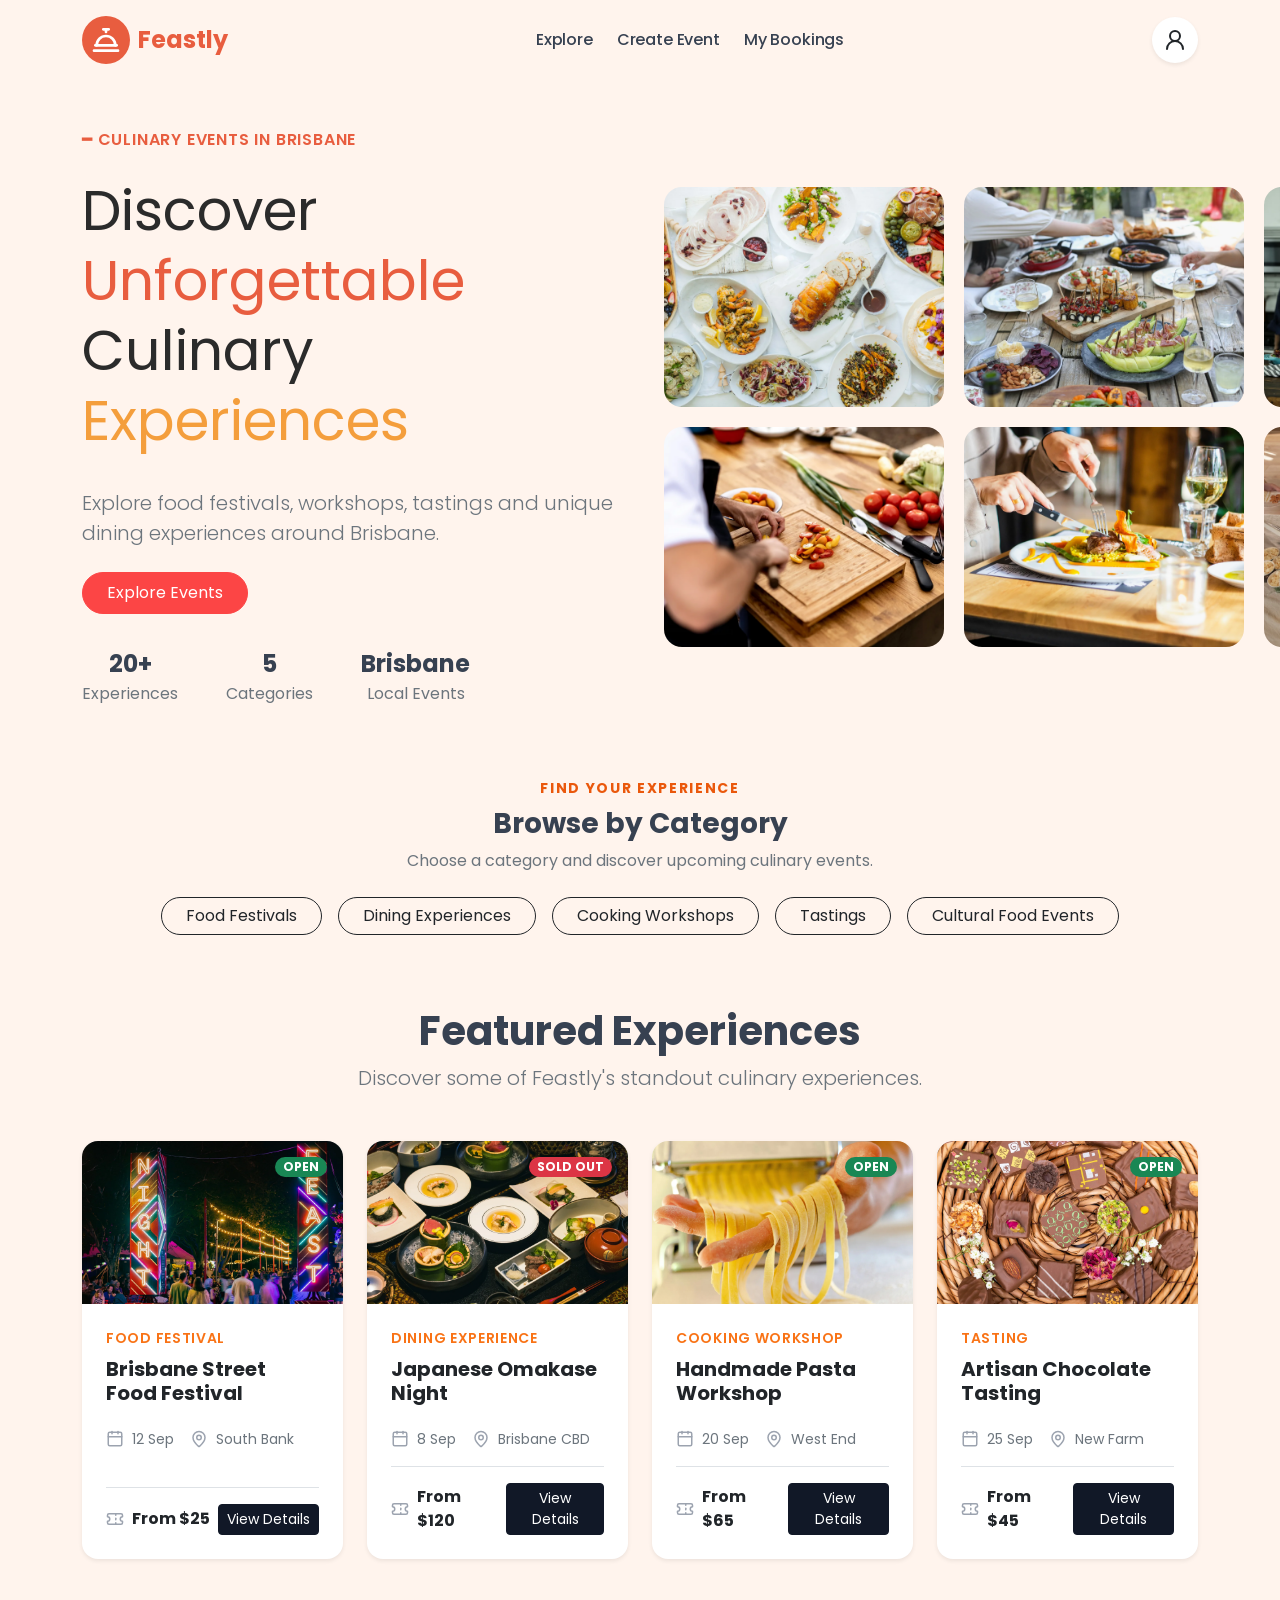
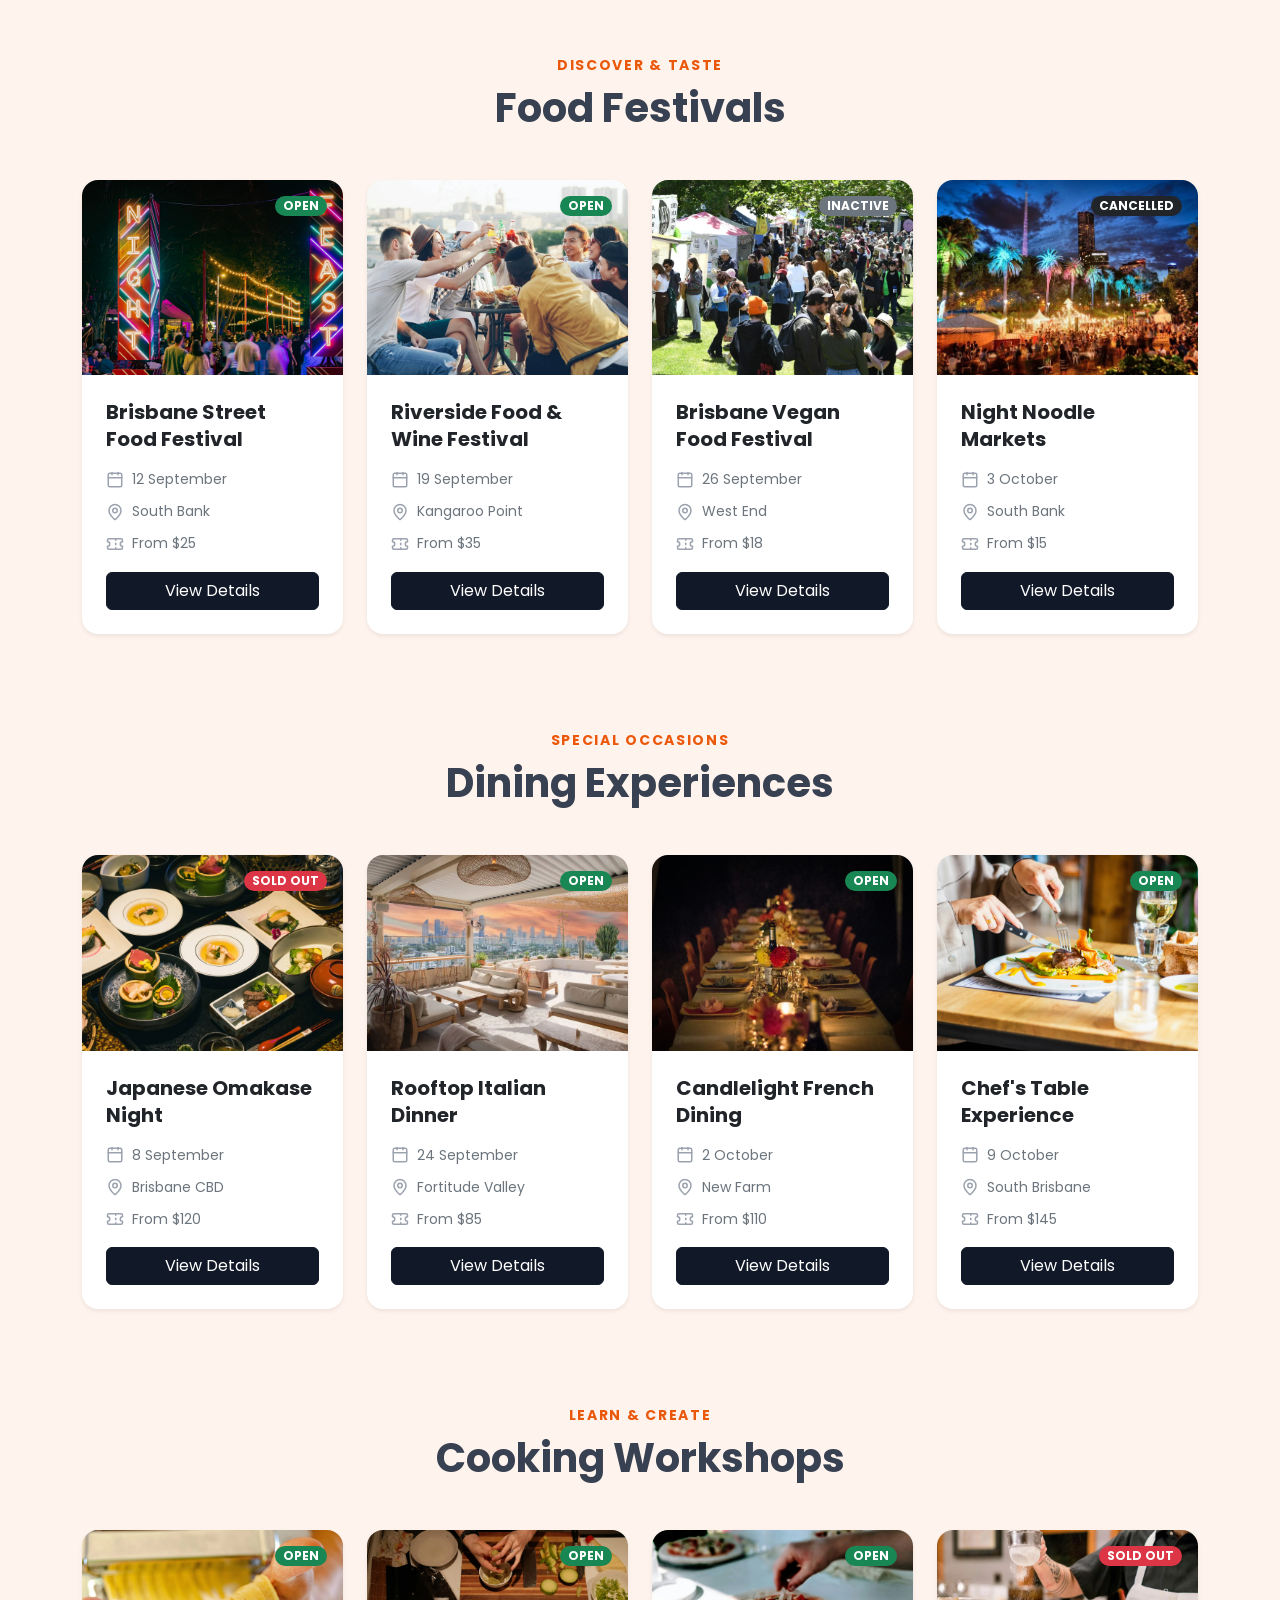
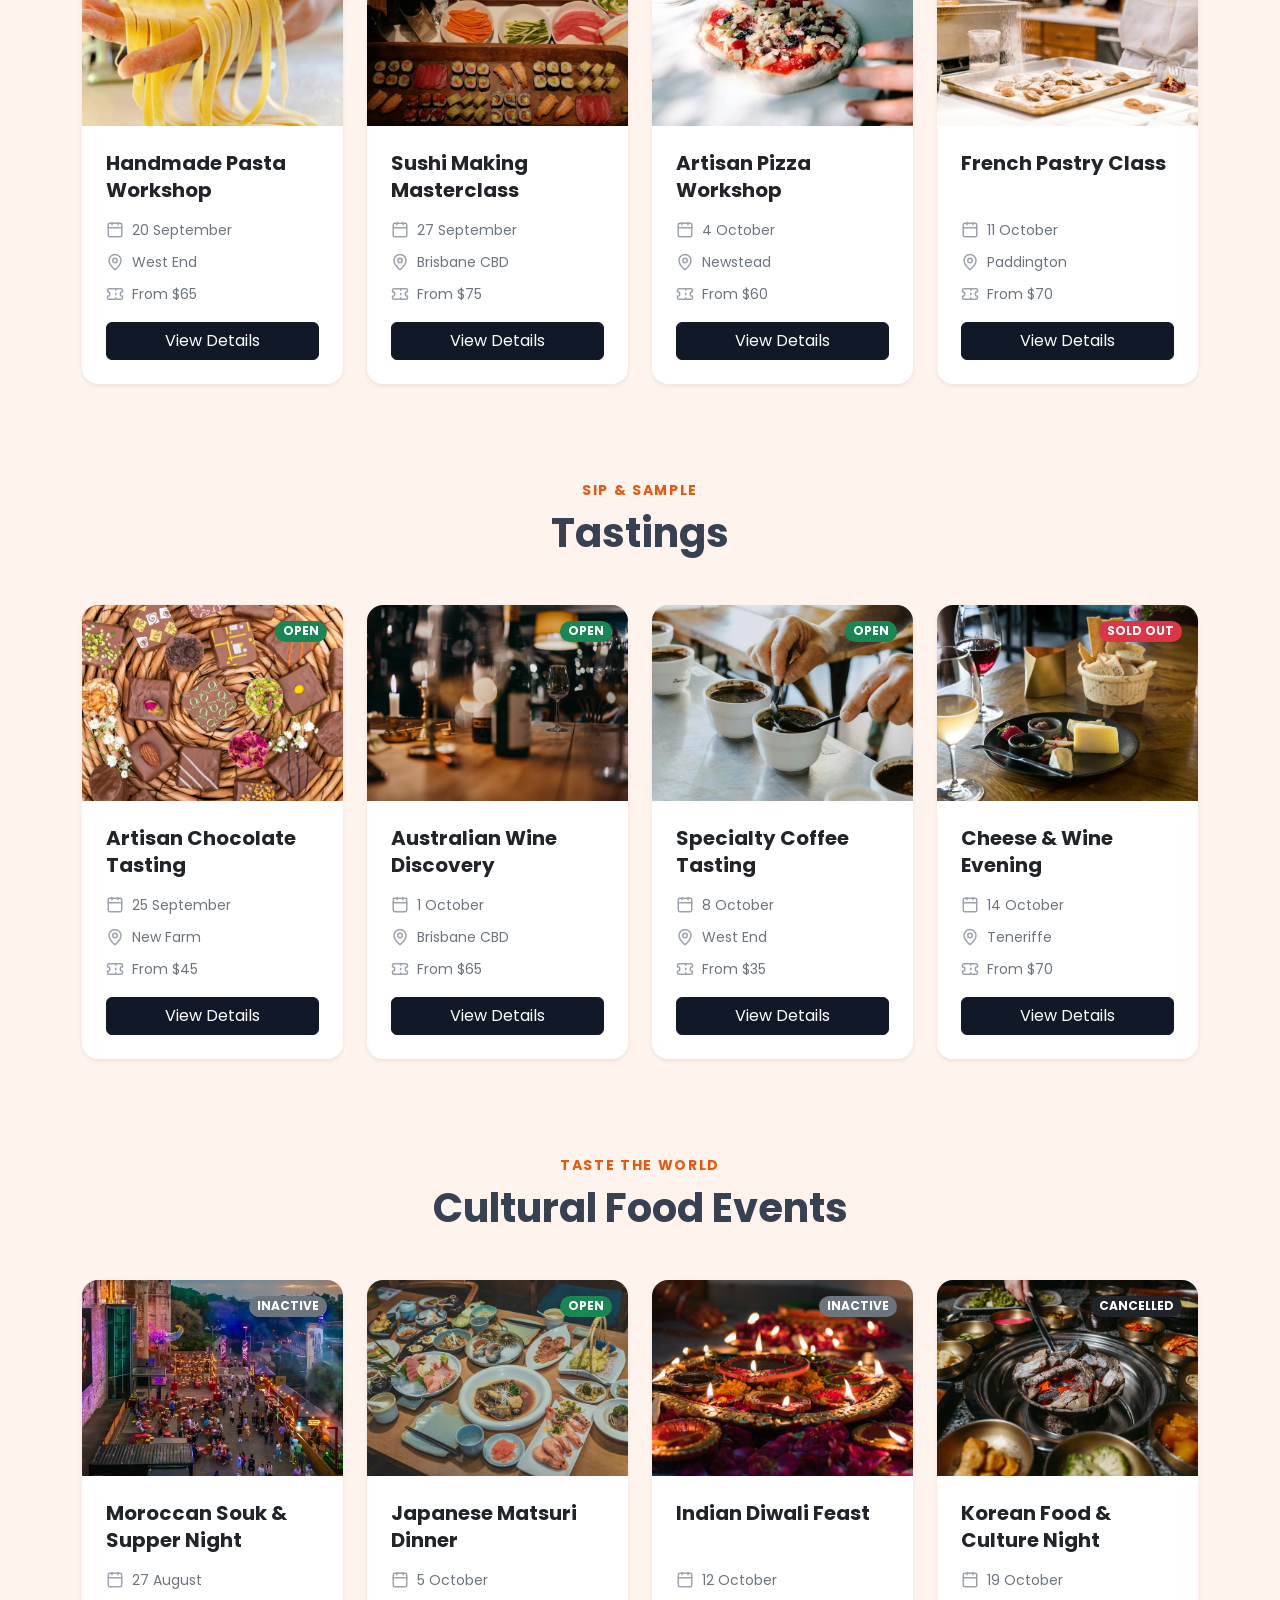
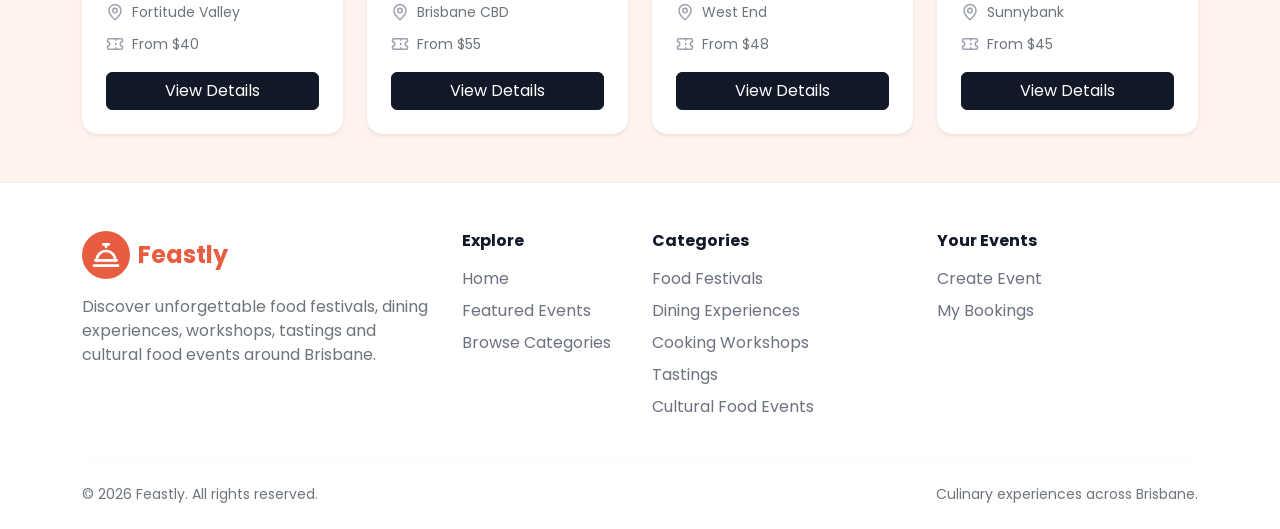
<file: index.html>
<!doctype html>
<html lang="en">
  <head>
    <meta charset="UTF-8" />
    <meta name="viewport" content="width=device-width, initial-scale=1.0" />

    <title>Feastly</title>

    <link
      href="https://cdn.jsdelivr.net/npm/bootstrap@5.3.8/dist/css/bootstrap.min.css"
      rel="stylesheet"
      integrity="sha384-sRIl4kxILFvY47J16cr9ZwB07vP4J8+LH7qKQnuqkuIAvNWLzeN8tE5YBujZqJLB"
      crossorigin="anonymous"
    />

    <link rel="stylesheet" href="static/style/style.css" />
  </head>

  <body>
    <header class="py-3">
      <nav
        class="container-xl d-flex align-items-center justify-content-between"
      >
        <a
          href="index.html"
          class="d-flex align-items-center gap-2 text-decoration-none"
        >
          <span
            class="logo-icon d-flex justify-content-center align-items-center rounded-circle"
          >
            <svg
              xmlns="http://www.w3.org/2000/svg"
              viewBox="0 0 24 24"
              fill="none"
              stroke="currentColor"
              stroke-width="2"
              stroke-linecap="round"
              stroke-linejoin="round"
              aria-hidden="true"
            >
              <path d="M12 4v2"></path>
              <path d="M10 4h4"></path>
              <path d="M4 16h16"></path>
              <path d="M5 16a7 7 0 0 1 14 0"></path>
              <path d="M3 20h18"></path>
            </svg>
          </span>

          <span class="logo-text fw-bold fs-4">Feastly</span>
        </a>

        <div class="d-none d-md-flex align-items-center gap-4">
          <a
            href="index.html#categories"
            class="navbar-link fw-medium text-decoration-none"
          >
            Explore
          </a>

          <a
            href="create-event.html"
            class="navbar-link fw-medium text-decoration-none"
          >
            Create Event
          </a>

          <a
            href="booking-history.html"
            class="navbar-link fw-medium text-decoration-none"
          >
            My Bookings
          </a>
        </div>

        <div class="d-flex align-items-center gap-2">
          <div
            class="navbar-right d-flex align-items-center justify-content-center bg-white shadow-sm rounded-circle"
          >
            <a
              href="#"
              class="d-flex align-items-center justify-content-center text-dark text-decoration-none"
              aria-label="User profile"
            >
              <svg
                xmlns="http://www.w3.org/2000/svg"
                width="24"
                height="24"
                viewBox="0 0 24 24"
                fill="none"
                stroke="currentColor"
                stroke-width="2"
                stroke-linecap="round"
                stroke-linejoin="round"
              >
                <circle cx="12" cy="8" r="5"></circle>
                <path d="M20 21a8 8 0 0 0-16 0"></path>
              </svg>
            </a>
          </div>

          <button
            class="navbar-toggler d-md-none border-0 shadow-none p-2"
            type="button"
            data-bs-toggle="collapse"
            data-bs-target="#mobileNavbar"
            aria-controls="mobileNavbar"
            aria-expanded="false"
            aria-label="Toggle navigation"
          >
            <svg
              xmlns="http://www.w3.org/2000/svg"
              width="28"
              height="28"
              viewBox="0 0 24 24"
              fill="none"
              stroke="currentColor"
              stroke-width="2"
              stroke-linecap="round"
              stroke-linejoin="round"
              aria-hidden="true"
            >
              <line x1="4" x2="20" y1="6" y2="6"></line>
              <line x1="4" x2="20" y1="12" y2="12"></line>
              <line x1="4" x2="20" y1="18" y2="18"></line>
            </svg>
          </button>
        </div>
      </nav>

      <div class="collapse d-md-none" id="mobileNavbar">
        <div
          class="container-xl d-flex flex-column align-items-center gap-3 pt-3 pb-2"
        >
          <a
            href="index.html#categories"
            class="navbar-link fw-medium text-decoration-none"
          >
            Explore
          </a>

          <a
            href="create-event.html"
            class="navbar-link fw-medium text-decoration-none"
          >
            Create Event
          </a>

          <a
            href="booking-history.html"
            class="navbar-link fw-medium text-decoration-none"
          >
            My Bookings
          </a>
        </div>
      </div>
    </header>

    <main>
      <section class="hero-section py-5">
        <div class="container-xl">
          <div class="row align-items-center g-5 position-relative">
            <div class="col-lg-6">
              <div class="d-flex flex-column gap-4">
                <p class="hero-eyebrow fw-semibold mb-0">
                  ━ CULINARY EVENTS IN BRISBANE
                </p>

                <h1 class="hero-heading display-4">
                  Discover
                  <span class="highlight-orange">Unforgettable</span>
                  Culinary
                  <span class="highlight-green">Experiences</span>
                </h1>

                <p class="hero-description lead text-secondary mb-0">
                  Explore food festivals, workshops, tastings and unique dining
                  experiences around Brisbane.
                </p>

                <div>
                  <a
                    href="#categories"
                    class="hero-button btn rounded-pill px-4 py-2"
                  >
                    Explore Events
                  </a>
                </div>

                <div
                  class="hero-stats d-flex flex-wrap align-items-center gap-4 gap-md-5 mt-2"
                >
                  <div class="text-center">
                    <strong class="d-block fs-4">20+</strong>
                    <span class="text-secondary">Experiences</span>
                  </div>

                  <div class="text-center">
                    <strong class="d-block fs-4">5</strong>
                    <span class="text-secondary">Categories</span>
                  </div>

                  <div class="text-center">
                    <strong class="d-block fs-4">Brisbane</strong>
                    <span class="text-secondary">Local Events</span>
                  </div>
                </div>
              </div>
            </div>

            <div class="col-lg-6">
              <div class="hero-gallery-wrapper">
                <div class="hero-gallery">
                  <img
                    src="static/img/hero-image.webp"
                    alt="Brisbane culinary event"
                    class="hero-gallery__image"
                  />

                  <img
                    src="static/img/food-party.webp"
                    alt="Guests enjoying a food event"
                    class="hero-gallery__image"
                  />

                  <img
                    src="static/img/cooking-workshop.webp"
                    alt="Cooking workshop"
                    class="hero-gallery__image"
                  />

                  <img
                    src="static/img/dining-experience.webp"
                    alt="Dining experience"
                    class="hero-gallery__image"
                  />

                  <img
                    src="static/img/cooking.webp"
                    alt="Chef preparing food"
                    class="hero-gallery__image hero-gallery__image--blurred"
                  />

                  <img
                    src="static/img/food-party 2.webp"
                    alt="Food festival"
                    class="hero-gallery__image hero-gallery__image--blurred"
                  />
                </div>
              </div>
            </div>
          </div>
        </div>
      </section>

      <svg
        aria-hidden="true"
        style="position: absolute; width: 0; height: 0; overflow: hidden"
      >
        <symbol
          id="icon-calendar"
          viewBox="0 0 24 24"
          fill="none"
          stroke="currentColor"
          stroke-width="2"
          stroke-linecap="round"
          stroke-linejoin="round"
        >
          <path d="M8 2v3"></path>
          <path d="M16 2v3"></path>
          <rect x="3" y="3" width="18" height="18" rx="2"></rect>
          <path d="M3 9h18"></path>
        </symbol>

        <symbol
          id="icon-location"
          viewBox="0 0 24 24"
          fill="none"
          stroke="currentColor"
          stroke-width="2"
          stroke-linecap="round"
          stroke-linejoin="round"
        >
          <path
            d="M20 10c0 4.993-5.539 10.193-7.399 11.799a1 1 0 0 1-1.202 0C9.539 20.193 4 14.993 4 10a8 8 0 0 1 16 0"
          ></path>
          <circle cx="12" cy="10" r="3"></circle>
        </symbol>

        <symbol
          id="icon-ticket"
          viewBox="0 0 24 24"
          fill="none"
          stroke="currentColor"
          stroke-width="2"
          stroke-linecap="round"
          stroke-linejoin="round"
        >
          <path
            d="M2 9a3 3 0 0 1 0 6v2a2 2 0 0 0 2 2h16a2 2 0 0 0 2-2v-2a3 3 0 0 1 0-6V7a2 2 0 0 0-2-2H4a2 2 0 0 0-2 2Z"
          ></path>
          <path d="M13 5v2"></path>
          <path d="M13 17v2"></path>
          <path d="M13 11v2"></path>
        </symbol>
      </svg>

      <section id="categories" class="py-4">
        <div class="container-xl">
          <div class="text-center mb-4">
            <span
              class="section-eyebrow d-block text-uppercase fw-bold small mb-2"
            >
              FIND YOUR EXPERIENCE
            </span>

            <h2 class="h3 fw-bold mb-2">Browse by Category</h2>

            <p class="text-secondary mb-0">
              Choose a category and discover upcoming culinary events.
            </p>
          </div>

          <div class="d-flex flex-wrap justify-content-center gap-3">
            <a
              href="#food-festivals"
              class="btn btn-outline-dark rounded-pill px-4"
            >
              Food Festivals
            </a>

            <a
              href="#dining-experiences"
              class="btn btn-outline-dark rounded-pill px-4"
            >
              Dining Experiences
            </a>

            <a
              href="#cooking-workshops"
              class="btn btn-outline-dark rounded-pill px-4"
            >
              Cooking Workshops
            </a>

            <a href="#tastings" class="btn btn-outline-dark rounded-pill px-4">
              Tastings
            </a>

            <a
              href="#cultural-food-events"
              class="btn btn-outline-dark rounded-pill px-4"
            >
              Cultural Food Events
            </a>
          </div>
        </div>
      </section>

      <section id="featured" class="featured-section py-5">
        <div class="container-xl">
          <div class="text-center mb-5">
            <h2 class="display-6 fw-bold">Featured Experiences</h2>

            <p class="lead text-secondary">
              Discover some of Feastly's standout culinary experiences.
            </p>
          </div>

          <div class="row g-4">
            <div class="col-12 col-md-6 col-xl-3">
              <article
                class="featured-card card h-100 border-0 shadow-sm rounded-4 overflow-hidden"
              >
                <div class="featured-card__image position-relative">
                  <img
                    src="static/img/Night-Feast.webp"
                    alt="Brisbane Street Food Festival"
                    class="card-img-top"
                  />

                  <span
                    class="badge rounded-pill text-bg-success position-absolute top-0 end-0 m-3"
                  >
                    OPEN
                  </span>
                </div>

                <div class="card-body d-flex flex-column p-4">
                  <span
                    class="featured-category text-uppercase fw-semibold small mb-2"
                  >
                    Food Festival
                  </span>

                  <h3 class="card-title h5 fw-bold">
                    Brisbane Street Food Festival
                  </h3>

                  <div class="d-flex flex-wrap gap-3 text-secondary small my-3">
                    <div class="d-flex align-items-center gap-2">
                      <svg class="section-icon" aria-hidden="true">
                        <use href="#icon-calendar"></use>
                      </svg>
                      <span>12 Sep</span>
                    </div>

                    <div class="d-flex align-items-center gap-2">
                      <svg class="section-icon" aria-hidden="true">
                        <use href="#icon-location"></use>
                      </svg>
                      <span>South Bank</span>
                    </div>
                  </div>

                  <div
                    class="d-flex justify-content-between align-items-center gap-2 border-top pt-3 mt-auto"
                  >
                    <div class="d-flex align-items-center gap-2">
                      <svg class="section-icon" aria-hidden="true">
                        <use href="#icon-ticket"></use>
                      </svg>
                      <strong>From $25</strong>
                    </div>

                    <a href="event-details.html" class="btn btn-dark btn-sm">
                      View Details
                    </a>
                  </div>
                </div>
              </article>
            </div>

            <div class="col-12 col-md-6 col-xl-3">
              <article
                class="featured-card card h-100 border-0 shadow-sm rounded-4 overflow-hidden"
              >
                <div class="featured-card__image position-relative">
                  <img
                    src="static/img/Japanese Omakese Night.webp"
                    alt="Japanese Omakase Night"
                    class="card-img-top"
                  />

                  <span
                    class="badge rounded-pill text-bg-danger position-absolute top-0 end-0 m-3"
                  >
                    SOLD OUT
                  </span>
                </div>

                <div class="card-body d-flex flex-column p-4">
                  <span
                    class="featured-category text-uppercase fw-semibold small mb-2"
                  >
                    Dining Experience
                  </span>

                  <h3 class="card-title h5 fw-bold">Japanese Omakase Night</h3>

                  <div class="d-flex flex-wrap gap-3 text-secondary small my-3">
                    <div class="d-flex align-items-center gap-2">
                      <svg class="section-icon" aria-hidden="true">
                        <use href="#icon-calendar"></use>
                      </svg>
                      <span>8 Sep</span>
                    </div>

                    <div class="d-flex align-items-center gap-2">
                      <svg class="section-icon" aria-hidden="true">
                        <use href="#icon-location"></use>
                      </svg>
                      <span>Brisbane CBD</span>
                    </div>
                  </div>

                  <div
                    class="d-flex justify-content-between align-items-center gap-2 border-top pt-3 mt-auto"
                  >
                    <div class="d-flex align-items-center gap-2">
                      <svg class="section-icon" aria-hidden="true">
                        <use href="#icon-ticket"></use>
                      </svg>
                      <strong>From $120</strong>
                    </div>

                    <a href="event-details.html" class="btn btn-dark btn-sm">
                      View Details
                    </a>
                  </div>
                </div>
              </article>
            </div>

            <div class="col-12 col-md-6 col-xl-3">
              <article
                class="featured-card card h-100 border-0 shadow-sm rounded-4 overflow-hidden"
              >
                <div class="featured-card__image position-relative">
                  <img
                    src="static/img/Handmade Pasta Workshop.webp"
                    alt="Handmade Pasta Workshop"
                    class="card-img-top"
                  />

                  <span
                    class="badge rounded-pill text-bg-success position-absolute top-0 end-0 m-3"
                  >
                    OPEN
                  </span>
                </div>

                <div class="card-body d-flex flex-column p-4">
                  <span
                    class="featured-category text-uppercase fw-semibold small mb-2"
                  >
                    Cooking Workshop
                  </span>

                  <h3 class="card-title h5 fw-bold">Handmade Pasta Workshop</h3>

                  <div class="d-flex flex-wrap gap-3 text-secondary small my-3">
                    <div class="d-flex align-items-center gap-2">
                      <svg class="section-icon" aria-hidden="true">
                        <use href="#icon-calendar"></use>
                      </svg>
                      <span>20 Sep</span>
                    </div>

                    <div class="d-flex align-items-center gap-2">
                      <svg class="section-icon" aria-hidden="true">
                        <use href="#icon-location"></use>
                      </svg>
                      <span>West End</span>
                    </div>
                  </div>

                  <div
                    class="d-flex justify-content-between align-items-center gap-2 border-top pt-3 mt-auto"
                  >
                    <div class="d-flex align-items-center gap-2">
                      <svg class="section-icon" aria-hidden="true">
                        <use href="#icon-ticket"></use>
                      </svg>
                      <strong>From $65</strong>
                    </div>

                    <a href="event-details.html" class="btn btn-dark btn-sm">
                      View Details
                    </a>
                  </div>
                </div>
              </article>
            </div>

            <div class="col-12 col-md-6 col-xl-3">
              <article
                class="featured-card card h-100 border-0 shadow-sm rounded-4 overflow-hidden"
              >
                <div class="featured-card__image position-relative">
                  <img
                    src="static/img/Artisan Chocolate Tasting.webp"
                    alt="Artisan Chocolate Tasting"
                    class="card-img-top"
                  />

                  <span
                    class="badge rounded-pill text-bg-success position-absolute top-0 end-0 m-3"
                  >
                    OPEN
                  </span>
                </div>

                <div class="card-body d-flex flex-column p-4">
                  <span
                    class="featured-category text-uppercase fw-semibold small mb-2"
                  >
                    Tasting
                  </span>

                  <h3 class="card-title h5 fw-bold">
                    Artisan Chocolate Tasting
                  </h3>

                  <div class="d-flex flex-wrap gap-3 text-secondary small my-3">
                    <div class="d-flex align-items-center gap-2">
                      <svg class="section-icon" aria-hidden="true">
                        <use href="#icon-calendar"></use>
                      </svg>
                      <span>25 Sep</span>
                    </div>

                    <div class="d-flex align-items-center gap-2">
                      <svg class="section-icon" aria-hidden="true">
                        <use href="#icon-location"></use>
                      </svg>
                      <span>New Farm</span>
                    </div>
                  </div>

                  <div
                    class="d-flex justify-content-between align-items-center gap-2 border-top pt-3 mt-auto"
                  >
                    <div class="d-flex align-items-center gap-2">
                      <svg class="section-icon" aria-hidden="true">
                        <use href="#icon-ticket"></use>
                      </svg>
                      <strong>From $45</strong>
                    </div>

                    <a href="event-details.html" class="btn btn-dark btn-sm">
                      View Details
                    </a>
                  </div>
                </div>
              </article>
            </div>
          </div>
        </div>
      </section>

      <section id="food-festivals" class="food-festivals-section py-5">
        <div class="container-xl">
          <div class="text-center mb-5">
            <span
              class="section-eyebrow d-block text-uppercase fw-bold small mb-2"
            >
              DISCOVER &amp; TASTE
            </span>

            <h2 class="display-6 fw-bold">Food Festivals</h2>
          </div>

          <div class="row g-4">
            <div class="col-6 col-lg-4 col-xl-3">
              <article
                class="event-card card h-100 border-0 shadow-sm rounded-4 overflow-hidden"
              >
                <div class="event-card__top position-relative">
                  <img
                    src="static/img/Night-Feast.webp"
                    alt="Brisbane Street Food Festival"
                    class="event-image card-img-top"
                  />

                  <span
                    class="badge rounded-pill text-bg-success position-absolute top-0 end-0 m-3"
                  >
                    OPEN
                  </span>
                </div>

                <div class="card-body d-flex flex-column p-4">
                  <h3 class="card-title h5 fw-bold">
                    Brisbane Street Food Festival
                  </h3>

                  <div
                    class="d-flex flex-column gap-2 text-secondary small my-3"
                  >
                    <div class="d-flex align-items-center gap-2">
                      <svg class="section-icon" aria-hidden="true">
                        <use href="#icon-calendar"></use>
                      </svg>
                      <span>12 September</span>
                    </div>

                    <div class="d-flex align-items-center gap-2">
                      <svg class="section-icon" aria-hidden="true">
                        <use href="#icon-location"></use>
                      </svg>
                      <span>South Bank</span>
                    </div>

                    <div class="d-flex align-items-center gap-2">
                      <svg class="section-icon" aria-hidden="true">
                        <use href="#icon-ticket"></use>
                      </svg>
                      <span>From $25</span>
                    </div>
                  </div>

                  <a
                    href="event-details.html"
                    class="btn btn-dark w-100 mt-auto"
                  >
                    View Details
                  </a>
                </div>
              </article>
            </div>

            <div class="col-6 col-lg-4 col-xl-3">
              <article
                class="event-card card h-100 border-0 shadow-sm rounded-4 overflow-hidden"
              >
                <div class="event-card__top position-relative">
                  <img
                    src="static/img/Riverside Food and Wine.webp"
                    alt="Riverside Food and Wine Festival"
                    class="event-image card-img-top"
                  />

                  <span
                    class="badge rounded-pill text-bg-success position-absolute top-0 end-0 m-3"
                  >
                    OPEN
                  </span>
                </div>

                <div class="card-body d-flex flex-column p-4">
                  <h3 class="card-title h5 fw-bold">
                    Riverside Food &amp; Wine Festival
                  </h3>

                  <div
                    class="d-flex flex-column gap-2 text-secondary small my-3"
                  >
                    <div class="d-flex align-items-center gap-2">
                      <svg class="section-icon" aria-hidden="true">
                        <use href="#icon-calendar"></use>
                      </svg>
                      <span>19 September</span>
                    </div>

                    <div class="d-flex align-items-center gap-2">
                      <svg class="section-icon" aria-hidden="true">
                        <use href="#icon-location"></use>
                      </svg>
                      <span>Kangaroo Point</span>
                    </div>

                    <div class="d-flex align-items-center gap-2">
                      <svg class="section-icon" aria-hidden="true">
                        <use href="#icon-ticket"></use>
                      </svg>
                      <span>From $35</span>
                    </div>
                  </div>

                  <a
                    href="event-details.html"
                    class="btn btn-dark w-100 mt-auto"
                  >
                    View Details
                  </a>
                </div>
              </article>
            </div>

            <div class="col-6 col-lg-4 col-xl-3">
              <article
                class="event-card card h-100 border-0 shadow-sm rounded-4 overflow-hidden"
              >
                <div class="event-card__top position-relative">
                  <img
                    src="static/img/Vegan Food Festival.webp"
                    alt="Brisbane Vegan Food Festival"
                    class="event-image card-img-top"
                  />

                  <span
                    class="badge rounded-pill text-bg-secondary position-absolute top-0 end-0 m-3"
                  >
                    INACTIVE
                  </span>
                </div>

                <div class="card-body d-flex flex-column p-4">
                  <h3 class="card-title h5 fw-bold">
                    Brisbane Vegan Food Festival
                  </h3>

                  <div
                    class="d-flex flex-column gap-2 text-secondary small my-3"
                  >
                    <div class="d-flex align-items-center gap-2">
                      <svg class="section-icon" aria-hidden="true">
                        <use href="#icon-calendar"></use>
                      </svg>
                      <span>26 September</span>
                    </div>

                    <div class="d-flex align-items-center gap-2">
                      <svg class="section-icon" aria-hidden="true">
                        <use href="#icon-location"></use>
                      </svg>
                      <span>West End</span>
                    </div>

                    <div class="d-flex align-items-center gap-2">
                      <svg class="section-icon" aria-hidden="true">
                        <use href="#icon-ticket"></use>
                      </svg>
                      <span>From $18</span>
                    </div>
                  </div>

                  <a
                    href="event-details.html"
                    class="btn btn-dark w-100 mt-auto"
                  >
                    View Details
                  </a>
                </div>
              </article>
            </div>

            <div class="col-6 col-lg-4 col-xl-3">
              <article
                class="event-card card h-100 border-0 shadow-sm rounded-4 overflow-hidden"
              >
                <div class="event-card__top position-relative">
                  <img
                    src="static/img/Night Noodle Markets.webp"
                    alt="Night Noodle Markets"
                    class="event-image card-img-top"
                  />

                  <span
                    class="badge rounded-pill text-bg-dark position-absolute top-0 end-0 m-3"
                  >
                    CANCELLED
                  </span>
                </div>

                <div class="card-body d-flex flex-column p-4">
                  <h3 class="card-title h5 fw-bold">Night Noodle Markets</h3>

                  <div
                    class="d-flex flex-column gap-2 text-secondary small my-3"
                  >
                    <div class="d-flex align-items-center gap-2">
                      <svg class="section-icon" aria-hidden="true">
                        <use href="#icon-calendar"></use>
                      </svg>
                      <span>3 October</span>
                    </div>

                    <div class="d-flex align-items-center gap-2">
                      <svg class="section-icon" aria-hidden="true">
                        <use href="#icon-location"></use>
                      </svg>
                      <span>South Bank</span>
                    </div>

                    <div class="d-flex align-items-center gap-2">
                      <svg class="section-icon" aria-hidden="true">
                        <use href="#icon-ticket"></use>
                      </svg>
                      <span>From $15</span>
                    </div>
                  </div>

                  <a
                    href="event-details.html"
                    class="btn btn-dark w-100 mt-auto"
                  >
                    View Details
                  </a>
                </div>
              </article>
            </div>
          </div>
        </div>
      </section>

      <section id="dining-experiences" class="py-5">
        <div class="container-xl">
          <div class="text-center mb-5">
            <span
              class="section-eyebrow d-block text-uppercase fw-bold small mb-2"
            >
              SPECIAL OCCASIONS
            </span>

            <h2 class="display-6 fw-bold">Dining Experiences</h2>
          </div>

          <div class="row g-4">
            <div class="col-6 col-lg-4 col-xl-3">
              <article
                class="event-card card h-100 border-0 shadow-sm rounded-4 overflow-hidden"
              >
                <div class="event-card__top position-relative">
                  <img
                    src="static/img/Japanese Omakese Night.webp"
                    alt="Japanese Omakase Night"
                    class="event-image card-img-top"
                  />

                  <span
                    class="badge rounded-pill text-bg-danger position-absolute top-0 end-0 m-3"
                  >
                    SOLD OUT
                  </span>
                </div>

                <div class="card-body d-flex flex-column p-4">
                  <h3 class="card-title h5 fw-bold">Japanese Omakase Night</h3>

                  <div
                    class="d-flex flex-column gap-2 text-secondary small my-3"
                  >
                    <div class="d-flex align-items-center gap-2">
                      <svg class="section-icon" aria-hidden="true">
                        <use href="#icon-calendar"></use>
                      </svg>
                      <span>8 September</span>
                    </div>

                    <div class="d-flex align-items-center gap-2">
                      <svg class="section-icon" aria-hidden="true">
                        <use href="#icon-location"></use>
                      </svg>
                      <span>Brisbane CBD</span>
                    </div>

                    <div class="d-flex align-items-center gap-2">
                      <svg class="section-icon" aria-hidden="true">
                        <use href="#icon-ticket"></use>
                      </svg>
                      <span>From $120</span>
                    </div>
                  </div>

                  <a
                    href="event-details.html"
                    class="btn btn-dark w-100 mt-auto"
                  >
                    View Details
                  </a>
                </div>
              </article>
            </div>

            <div class="col-6 col-lg-4 col-xl-3">
              <article
                class="event-card card h-100 border-0 shadow-sm rounded-4 overflow-hidden"
              >
                <div class="event-card__top position-relative">
                  <img
                    src="static/img/Rooftop Italian Dinner.webp"
                    alt="Rooftop Italian Dinner"
                    class="event-image card-img-top"
                  />

                  <div
                    class="position-absolute top-0 end-0 m-3 d-flex flex-column gap-2 align-items-end"
                  >
                    <span class="badge rounded-pill text-bg-success">
                      OPEN
                    </span>
                  </div>
                </div>

                <div class="card-body d-flex flex-column p-4">
                  <h3 class="card-title h5 fw-bold">Rooftop Italian Dinner</h3>

                  <div
                    class="d-flex flex-column gap-2 text-secondary small my-3"
                  >
                    <div class="d-flex align-items-center gap-2">
                      <svg class="section-icon" aria-hidden="true">
                        <use href="#icon-calendar"></use>
                      </svg>
                      <span>24 September</span>
                    </div>

                    <div class="d-flex align-items-center gap-2">
                      <svg class="section-icon" aria-hidden="true">
                        <use href="#icon-location"></use>
                      </svg>
                      <span>Fortitude Valley</span>
                    </div>

                    <div class="d-flex align-items-center gap-2">
                      <svg class="section-icon" aria-hidden="true">
                        <use href="#icon-ticket"></use>
                      </svg>
                      <span>From $85</span>
                    </div>
                  </div>

                  <a
                    href="event-details.html"
                    class="btn btn-dark w-100 mt-auto"
                  >
                    View Details
                  </a>
                </div>
              </article>
            </div>

            <div class="col-6 col-lg-4 col-xl-3">
              <article
                class="event-card card h-100 border-0 shadow-sm rounded-4 overflow-hidden"
              >
                <div class="event-card__top position-relative">
                  <img
                    src="static/img/CandleLight French Dining.webp"
                    alt="Candlelight French Dining"
                    class="event-image card-img-top"
                  />

                  <span
                    class="badge rounded-pill text-bg-success position-absolute top-0 end-0 m-3"
                  >
                    OPEN
                  </span>
                </div>

                <div class="card-body d-flex flex-column p-4">
                  <h3 class="card-title h5 fw-bold">
                    Candlelight French Dining
                  </h3>

                  <div
                    class="d-flex flex-column gap-2 text-secondary small my-3"
                  >
                    <div class="d-flex align-items-center gap-2">
                      <svg class="section-icon" aria-hidden="true">
                        <use href="#icon-calendar"></use>
                      </svg>
                      <span>2 October</span>
                    </div>

                    <div class="d-flex align-items-center gap-2">
                      <svg class="section-icon" aria-hidden="true">
                        <use href="#icon-location"></use>
                      </svg>
                      <span>New Farm</span>
                    </div>

                    <div class="d-flex align-items-center gap-2">
                      <svg class="section-icon" aria-hidden="true">
                        <use href="#icon-ticket"></use>
                      </svg>
                      <span>From $110</span>
                    </div>
                  </div>

                  <a
                    href="event-details.html"
                    class="btn btn-dark w-100 mt-auto"
                  >
                    View Details
                  </a>
                </div>
              </article>
            </div>

            <div class="col-6 col-lg-4 col-xl-3">
              <article
                class="event-card card h-100 border-0 shadow-sm rounded-4 overflow-hidden"
              >
                <div class="event-card__top position-relative">
                  <img
                    src="static/img/dining-experience.webp"
                    alt="Chef's Table Experience"
                    class="event-image card-img-top"
                  />

                  <span
                    class="badge rounded-pill text-bg-success position-absolute top-0 end-0 m-3"
                  >
                    OPEN
                  </span>
                </div>

                <div class="card-body d-flex flex-column p-4">
                  <h3 class="card-title h5 fw-bold">Chef's Table Experience</h3>

                  <div
                    class="d-flex flex-column gap-2 text-secondary small my-3"
                  >
                    <div class="d-flex align-items-center gap-2">
                      <svg class="section-icon" aria-hidden="true">
                        <use href="#icon-calendar"></use>
                      </svg>
                      <span>9 October</span>
                    </div>

                    <div class="d-flex align-items-center gap-2">
                      <svg class="section-icon" aria-hidden="true">
                        <use href="#icon-location"></use>
                      </svg>
                      <span>South Brisbane</span>
                    </div>

                    <div class="d-flex align-items-center gap-2">
                      <svg class="section-icon" aria-hidden="true">
                        <use href="#icon-ticket"></use>
                      </svg>
                      <span>From $145</span>
                    </div>
                  </div>

                  <a
                    href="event-details.html"
                    class="btn btn-dark w-100 mt-auto"
                  >
                    View Details
                  </a>
                </div>
              </article>
            </div>
          </div>
        </div>
      </section>

      <section id="cooking-workshops" class="py-5">
        <div class="container-xl">
          <div class="text-center mb-5">
            <span
              class="section-eyebrow d-block text-uppercase fw-bold small mb-2"
            >
              LEARN &amp; CREATE
            </span>

            <h2 class="display-6 fw-bold">Cooking Workshops</h2>
          </div>

          <div class="row g-4">
            <div class="col-6 col-lg-4 col-xl-3">
              <article
                class="event-card card h-100 border-0 shadow-sm rounded-4 overflow-hidden"
              >
                <div class="event-card__top position-relative">
                  <img
                    src="static/img/Handmade Pasta Workshop.webp"
                    alt="Handmade Pasta Workshop"
                    class="event-image card-img-top"
                  />

                  <span
                    class="badge rounded-pill text-bg-success position-absolute top-0 end-0 m-3"
                  >
                    OPEN
                  </span>
                </div>

                <div class="card-body d-flex flex-column p-4">
                  <h3 class="card-title h5 fw-bold">Handmade Pasta Workshop</h3>

                  <div
                    class="d-flex flex-column gap-2 text-secondary small my-3"
                  >
                    <div class="d-flex align-items-center gap-2">
                      <svg class="section-icon" aria-hidden="true">
                        <use href="#icon-calendar"></use>
                      </svg>
                      <span>20 September</span>
                    </div>

                    <div class="d-flex align-items-center gap-2">
                      <svg class="section-icon" aria-hidden="true">
                        <use href="#icon-location"></use>
                      </svg>
                      <span>West End</span>
                    </div>

                    <div class="d-flex align-items-center gap-2">
                      <svg class="section-icon" aria-hidden="true">
                        <use href="#icon-ticket"></use>
                      </svg>
                      <span>From $65</span>
                    </div>
                  </div>

                  <a
                    href="event-details.html"
                    class="btn btn-dark w-100 mt-auto"
                  >
                    View Details
                  </a>
                </div>
              </article>
            </div>

            <div class="col-6 col-lg-4 col-xl-3">
              <article
                class="event-card card h-100 border-0 shadow-sm rounded-4 overflow-hidden"
              >
                <div class="event-card__top position-relative">
                  <img
                    src="static/img/Sushi Making Masterclass.webp"
                    alt="Sushi Making Masterclass"
                    class="event-image card-img-top"
                  />

                  <span
                    class="badge rounded-pill text-bg-success position-absolute top-0 end-0 m-3"
                  >
                    OPEN
                  </span>
                </div>

                <div class="card-body d-flex flex-column p-4">
                  <h3 class="card-title h5 fw-bold">
                    Sushi Making Masterclass
                  </h3>

                  <div
                    class="d-flex flex-column gap-2 text-secondary small my-3"
                  >
                    <div class="d-flex align-items-center gap-2">
                      <svg class="section-icon" aria-hidden="true">
                        <use href="#icon-calendar"></use>
                      </svg>
                      <span>27 September</span>
                    </div>

                    <div class="d-flex align-items-center gap-2">
                      <svg class="section-icon" aria-hidden="true">
                        <use href="#icon-location"></use>
                      </svg>
                      <span>Brisbane CBD</span>
                    </div>

                    <div class="d-flex align-items-center gap-2">
                      <svg class="section-icon" aria-hidden="true">
                        <use href="#icon-ticket"></use>
                      </svg>
                      <span>From $75</span>
                    </div>
                  </div>

                  <a
                    href="event-details.html"
                    class="btn btn-dark w-100 mt-auto"
                  >
                    View Details
                  </a>
                </div>
              </article>
            </div>

            <div class="col-6 col-lg-4 col-xl-3">
              <article
                class="event-card card h-100 border-0 shadow-sm rounded-4 overflow-hidden"
              >
                <div class="event-card__top position-relative">
                  <img
                    src="static/img/Artisan Pizza Workshop.webp"
                    alt="Artisan Pizza Workshop"
                    class="event-image card-img-top"
                  />

                  <span
                    class="badge rounded-pill text-bg-success position-absolute top-0 end-0 m-3"
                  >
                    OPEN
                  </span>
                </div>

                <div class="card-body d-flex flex-column p-4">
                  <h3 class="card-title h5 fw-bold">Artisan Pizza Workshop</h3>

                  <div
                    class="d-flex flex-column gap-2 text-secondary small my-3"
                  >
                    <div class="d-flex align-items-center gap-2">
                      <svg class="section-icon" aria-hidden="true">
                        <use href="#icon-calendar"></use>
                      </svg>
                      <span>4 October</span>
                    </div>

                    <div class="d-flex align-items-center gap-2">
                      <svg class="section-icon" aria-hidden="true">
                        <use href="#icon-location"></use>
                      </svg>
                      <span>Newstead</span>
                    </div>

                    <div class="d-flex align-items-center gap-2">
                      <svg class="section-icon" aria-hidden="true">
                        <use href="#icon-ticket"></use>
                      </svg>
                      <span>From $60</span>
                    </div>
                  </div>

                  <a
                    href="event-details.html"
                    class="btn btn-dark w-100 mt-auto"
                  >
                    View Details
                  </a>
                </div>
              </article>
            </div>

            <div class="col-6 col-lg-4 col-xl-3">
              <article
                class="event-card card h-100 border-0 shadow-sm rounded-4 overflow-hidden"
              >
                <div class="event-card__top position-relative">
                  <img
                    src="static/img/Pastry Class.webp"
                    alt="French Pastry Class"
                    class="event-image card-img-top"
                  />

                  <span
                    class="badge rounded-pill text-bg-danger position-absolute top-0 end-0 m-3"
                  >
                    SOLD OUT
                  </span>
                </div>

                <div class="card-body d-flex flex-column p-4">
                  <h3 class="card-title h5 fw-bold">French Pastry Class</h3>

                  <div
                    class="d-flex flex-column gap-2 text-secondary small my-3"
                  >
                    <div class="d-flex align-items-center gap-2">
                      <svg class="section-icon" aria-hidden="true">
                        <use href="#icon-calendar"></use>
                      </svg>
                      <span>11 October</span>
                    </div>

                    <div class="d-flex align-items-center gap-2">
                      <svg class="section-icon" aria-hidden="true">
                        <use href="#icon-location"></use>
                      </svg>
                      <span>Paddington</span>
                    </div>

                    <div class="d-flex align-items-center gap-2">
                      <svg class="section-icon" aria-hidden="true">
                        <use href="#icon-ticket"></use>
                      </svg>
                      <span>From $70</span>
                    </div>
                  </div>

                  <a
                    href="event-details.html"
                    class="btn btn-dark w-100 mt-auto"
                  >
                    View Details
                  </a>
                </div>
              </article>
            </div>
          </div>
        </div>
      </section>

      <section id="tastings" class="py-5">
        <div class="container-xl">
          <div class="text-center mb-5">
            <span
              class="section-eyebrow d-block text-uppercase fw-bold small mb-2"
            >
              SIP &amp; SAMPLE
            </span>

            <h2 class="display-6 fw-bold">Tastings</h2>
          </div>

          <div class="row g-4">
            <div class="col-6 col-lg-4 col-xl-3">
              <article
                class="event-card card h-100 border-0 shadow-sm rounded-4 overflow-hidden"
              >
                <div class="event-card__top position-relative">
                  <img
                    src="static/img/Artisan Chocolate Tasting.webp"
                    alt="Artisan Chocolate Tasting"
                    class="event-image card-img-top"
                  />

                  <span
                    class="badge rounded-pill text-bg-success position-absolute top-0 end-0 m-3"
                  >
                    OPEN
                  </span>
                </div>

                <div class="card-body d-flex flex-column p-4">
                  <h3 class="card-title h5 fw-bold">
                    Artisan Chocolate Tasting
                  </h3>

                  <div
                    class="d-flex flex-column gap-2 text-secondary small my-3"
                  >
                    <div class="d-flex align-items-center gap-2">
                      <svg class="section-icon" aria-hidden="true">
                        <use href="#icon-calendar"></use>
                      </svg>
                      <span>25 September</span>
                    </div>

                    <div class="d-flex align-items-center gap-2">
                      <svg class="section-icon" aria-hidden="true">
                        <use href="#icon-location"></use>
                      </svg>
                      <span>New Farm</span>
                    </div>

                    <div class="d-flex align-items-center gap-2">
                      <svg class="section-icon" aria-hidden="true">
                        <use href="#icon-ticket"></use>
                      </svg>
                      <span>From $45</span>
                    </div>
                  </div>

                  <a
                    href="event-details.html"
                    class="btn btn-dark w-100 mt-auto"
                  >
                    View Details
                  </a>
                </div>
              </article>
            </div>

            <div class="col-6 col-lg-4 col-xl-3">
              <article
                class="event-card card h-100 border-0 shadow-sm rounded-4 overflow-hidden"
              >
                <div class="event-card__top position-relative">
                  <img
                    src="static/img/Australian Wine Discovery.webp"
                    alt="Australian Wine Discovery"
                    class="event-image card-img-top"
                  />

                  <span
                    class="badge rounded-pill text-bg-success position-absolute top-0 end-0 m-3"
                  >
                    OPEN
                  </span>
                </div>

                <div class="card-body d-flex flex-column p-4">
                  <h3 class="card-title h5 fw-bold">
                    Australian Wine Discovery
                  </h3>

                  <div
                    class="d-flex flex-column gap-2 text-secondary small my-3"
                  >
                    <div class="d-flex align-items-center gap-2">
                      <svg class="section-icon" aria-hidden="true">
                        <use href="#icon-calendar"></use>
                      </svg>
                      <span>1 October</span>
                    </div>

                    <div class="d-flex align-items-center gap-2">
                      <svg class="section-icon" aria-hidden="true">
                        <use href="#icon-location"></use>
                      </svg>
                      <span>Brisbane CBD</span>
                    </div>

                    <div class="d-flex align-items-center gap-2">
                      <svg class="section-icon" aria-hidden="true">
                        <use href="#icon-ticket"></use>
                      </svg>
                      <span>From $65</span>
                    </div>
                  </div>

                  <a
                    href="event-details.html"
                    class="btn btn-dark w-100 mt-auto"
                  >
                    View Details
                  </a>
                </div>
              </article>
            </div>

            <div class="col-6 col-lg-4 col-xl-3">
              <article
                class="event-card card h-100 border-0 shadow-sm rounded-4 overflow-hidden"
              >
                <div class="event-card__top position-relative">
                  <img
                    src="static/img/Coffee Tasting.webp"
                    alt="Specialty Coffee Tasting"
                    class="event-image card-img-top"
                  />

                  <div
                    class="position-absolute top-0 end-0 m-3 d-flex flex-column gap-2 align-items-end"
                  >
                    <span class="badge rounded-pill text-bg-success">
                      OPEN
                    </span>
                  </div>
                </div>

                <div class="card-body d-flex flex-column p-4">
                  <h3 class="card-title h5 fw-bold">
                    Specialty Coffee Tasting
                  </h3>

                  <div
                    class="d-flex flex-column gap-2 text-secondary small my-3"
                  >
                    <div class="d-flex align-items-center gap-2">
                      <svg class="section-icon" aria-hidden="true">
                        <use href="#icon-calendar"></use>
                      </svg>
                      <span>8 October</span>
                    </div>

                    <div class="d-flex align-items-center gap-2">
                      <svg class="section-icon" aria-hidden="true">
                        <use href="#icon-location"></use>
                      </svg>
                      <span>West End</span>
                    </div>

                    <div class="d-flex align-items-center gap-2">
                      <svg class="section-icon" aria-hidden="true">
                        <use href="#icon-ticket"></use>
                      </svg>
                      <span>From $35</span>
                    </div>
                  </div>

                  <a
                    href="event-details.html"
                    class="btn btn-dark w-100 mt-auto"
                  >
                    View Details
                  </a>
                </div>
              </article>
            </div>

            <div class="col-6 col-lg-4 col-xl-3">
              <article
                class="event-card card h-100 border-0 shadow-sm rounded-4 overflow-hidden"
              >
                <div class="event-card__top position-relative">
                  <img
                    src="static/img/Cheese and Wine Dining.webp"
                    alt="Cheese and Wine Evening"
                    class="event-image card-img-top"
                  />

                  <span
                    class="badge rounded-pill text-bg-danger position-absolute top-0 end-0 m-3"
                  >
                    SOLD OUT
                  </span>
                </div>

                <div class="card-body d-flex flex-column p-4">
                  <h3 class="card-title h5 fw-bold">
                    Cheese &amp; Wine Evening
                  </h3>

                  <div
                    class="d-flex flex-column gap-2 text-secondary small my-3"
                  >
                    <div class="d-flex align-items-center gap-2">
                      <svg class="section-icon" aria-hidden="true">
                        <use href="#icon-calendar"></use>
                      </svg>
                      <span>14 October</span>
                    </div>

                    <div class="d-flex align-items-center gap-2">
                      <svg class="section-icon" aria-hidden="true">
                        <use href="#icon-location"></use>
                      </svg>
                      <span>Teneriffe</span>
                    </div>

                    <div class="d-flex align-items-center gap-2">
                      <svg class="section-icon" aria-hidden="true">
                        <use href="#icon-ticket"></use>
                      </svg>
                      <span>From $70</span>
                    </div>
                  </div>

                  <a
                    href="event-details.html"
                    class="btn btn-dark w-100 mt-auto"
                  >
                    View Details
                  </a>
                </div>
              </article>
            </div>
          </div>
        </div>
      </section>

      <section id="cultural-food-events" class="py-5">
        <div class="container-xl">
          <div class="text-center mb-5">
            <span
              class="section-eyebrow d-block text-uppercase fw-bold small mb-2"
            >
              TASTE THE WORLD
            </span>

            <h2 class="display-6 fw-bold">Cultural Food Events</h2>
          </div>

          <div class="row g-4">
            <div class="col-6 col-lg-4 col-xl-3">
              <article
                class="event-card card h-100 border-0 shadow-sm rounded-4 overflow-hidden"
              >
                <div class="event-card__top position-relative">
                  <img
                    src="static/img/Moroccan Souk & Supper Night.webp"
                    alt="Moroccan Souk and Supper Night"
                    class="event-image card-img-top"
                  />

                  <span
                    class="badge rounded-pill text-bg-secondary position-absolute top-0 end-0 m-3"
                  >
                    INACTIVE
                  </span>
                </div>

                <div class="card-body d-flex flex-column p-4">
                  <h3 class="card-title h5 fw-bold">
                    Moroccan Souk &amp; Supper Night
                  </h3>

                  <div
                    class="d-flex flex-column gap-2 text-secondary small my-3"
                  >
                    <div class="d-flex align-items-center gap-2">
                      <svg class="section-icon" aria-hidden="true">
                        <use href="#icon-calendar"></use>
                      </svg>
                      <span>27 August</span>
                    </div>

                    <div class="d-flex align-items-center gap-2">
                      <svg class="section-icon" aria-hidden="true">
                        <use href="#icon-location"></use>
                      </svg>
                      <span>Fortitude Valley</span>
                    </div>

                    <div class="d-flex align-items-center gap-2">
                      <svg class="section-icon" aria-hidden="true">
                        <use href="#icon-ticket"></use>
                      </svg>
                      <span>From $40</span>
                    </div>
                  </div>

                  <a
                    href="event-details.html"
                    class="btn btn-dark w-100 mt-auto"
                  >
                    View Details
                  </a>
                </div>
              </article>
            </div>

            <div class="col-6 col-lg-4 col-xl-3">
              <article
                class="event-card card h-100 border-0 shadow-sm rounded-4 overflow-hidden"
              >
                <div class="event-card__top position-relative">
                  <img
                    src="static/img/Japanese Matsuri Dining.webp"
                    alt="Japanese Matsuri Dinner"
                    class="event-image card-img-top"
                  />

                  <span
                    class="badge rounded-pill text-bg-success position-absolute top-0 end-0 m-3"
                  >
                    OPEN
                  </span>
                </div>

                <div class="card-body d-flex flex-column p-4">
                  <h3 class="card-title h5 fw-bold">Japanese Matsuri Dinner</h3>

                  <div
                    class="d-flex flex-column gap-2 text-secondary small my-3"
                  >
                    <div class="d-flex align-items-center gap-2">
                      <svg class="section-icon" aria-hidden="true">
                        <use href="#icon-calendar"></use>
                      </svg>
                      <span>5 October</span>
                    </div>

                    <div class="d-flex align-items-center gap-2">
                      <svg class="section-icon" aria-hidden="true">
                        <use href="#icon-location"></use>
                      </svg>
                      <span>Brisbane CBD</span>
                    </div>

                    <div class="d-flex align-items-center gap-2">
                      <svg class="section-icon" aria-hidden="true">
                        <use href="#icon-ticket"></use>
                      </svg>
                      <span>From $55</span>
                    </div>
                  </div>

                  <a
                    href="event-details.html"
                    class="btn btn-dark w-100 mt-auto"
                  >
                    View Details
                  </a>
                </div>
              </article>
            </div>

            <div class="col-6 col-lg-4 col-xl-3">
              <article
                class="event-card card h-100 border-0 shadow-sm rounded-4 overflow-hidden"
              >
                <div class="event-card__top position-relative">
                  <img
                    src="static/img/indian-diwali-feast.webp"
                    alt="Indian Diwali Feast"
                    class="event-image card-img-top"
                  />

                  <span
                    class="badge rounded-pill text-bg-secondary position-absolute top-0 end-0 m-3"
                  >
                    INACTIVE
                  </span>
                </div>

                <div class="card-body d-flex flex-column p-4">
                  <h3 class="card-title h5 fw-bold">Indian Diwali Feast</h3>

                  <div
                    class="d-flex flex-column gap-2 text-secondary small my-3"
                  >
                    <div class="d-flex align-items-center gap-2">
                      <svg class="section-icon" aria-hidden="true">
                        <use href="#icon-calendar"></use>
                      </svg>
                      <span>12 October</span>
                    </div>

                    <div class="d-flex align-items-center gap-2">
                      <svg class="section-icon" aria-hidden="true">
                        <use href="#icon-location"></use>
                      </svg>
                      <span>West End</span>
                    </div>

                    <div class="d-flex align-items-center gap-2">
                      <svg class="section-icon" aria-hidden="true">
                        <use href="#icon-ticket"></use>
                      </svg>
                      <span>From $48</span>
                    </div>
                  </div>

                  <a
                    href="event-details.html"
                    class="btn btn-dark w-100 mt-auto"
                  >
                    View Details
                  </a>
                </div>
              </article>
            </div>

            <div class="col-6 col-lg-4 col-xl-3">
              <article
                class="event-card card h-100 border-0 shadow-sm rounded-4 overflow-hidden"
              >
                <div class="event-card__top position-relative">
                  <img
                    src="static/img/Korean Dining.webp"
                    alt="Korean Food and Culture Night"
                    class="event-image card-img-top"
                  />

                  <span
                    class="badge rounded-pill text-bg-dark position-absolute top-0 end-0 m-3"
                  >
                    CANCELLED
                  </span>
                </div>

                <div class="card-body d-flex flex-column p-4">
                  <h3 class="card-title h5 fw-bold">
                    Korean Food &amp; Culture Night
                  </h3>

                  <div
                    class="d-flex flex-column gap-2 text-secondary small my-3"
                  >
                    <div class="d-flex align-items-center gap-2">
                      <svg class="section-icon" aria-hidden="true">
                        <use href="#icon-calendar"></use>
                      </svg>
                      <span>19 October</span>
                    </div>

                    <div class="d-flex align-items-center gap-2">
                      <svg class="section-icon" aria-hidden="true">
                        <use href="#icon-location"></use>
                      </svg>
                      <span>Sunnybank</span>
                    </div>

                    <div class="d-flex align-items-center gap-2">
                      <svg class="section-icon" aria-hidden="true">
                        <use href="#icon-ticket"></use>
                      </svg>
                      <span>From $45</span>
                    </div>
                  </div>

                  <a
                    href="event-details.html"
                    class="btn btn-dark w-100 mt-auto"
                  >
                    View Details
                  </a>
                </div>
              </article>
            </div>
          </div>
        </div>
      </section>
    </main>

    <footer class="page-footer pt-5 pb-4">
      <div class="container-xl">
        <div class="row g-4">
          <div class="col-lg-4 col-md-6">
            <a
              href="index.html"
              class="d-inline-flex align-items-center gap-2 text-decoration-none mb-3"
            >
              <span
                class="logo-icon d-flex justify-content-center align-items-center rounded-circle"
              >
                <svg
                  xmlns="http://www.w3.org/2000/svg"
                  viewBox="0 0 24 24"
                  fill="none"
                  stroke="currentColor"
                  stroke-width="2"
                  stroke-linecap="round"
                  stroke-linejoin="round"
                  aria-hidden="true"
                >
                  <path d="M12 4v2"></path>
                  <path d="M10 4h4"></path>
                  <path d="M4 16h16"></path>
                  <path d="M5 16a7 7 0 0 1 14 0"></path>
                  <path d="M3 20h18"></path>
                </svg>
              </span>

              <span class="logo-text fw-bold fs-4">Feastly</span>
            </a>

            <p class="text-secondary mb-0">
              Discover unforgettable food festivals, dining experiences,
              workshops, tastings and cultural food events around Brisbane.
            </p>
          </div>

          <div class="col-6 col-md-3 col-lg-2">
            <h3 class="h6 fw-bold mb-3">Explore</h3>

            <ul class="list-unstyled d-flex flex-column gap-2">
              <li>
                <a href="index.html" class="footer-link text-decoration-none">
                  Home
                </a>
              </li>

              <li>
                <a href="#featured" class="footer-link text-decoration-none">
                  Featured Events
                </a>
              </li>

              <li>
                <a href="#categories" class="footer-link text-decoration-none">
                  Browse Categories
                </a>
              </li>
            </ul>
          </div>

          <div class="col-6 col-md-3 col-lg-3">
            <h3 class="h6 fw-bold mb-3">Categories</h3>

            <ul class="list-unstyled d-flex flex-column gap-2">
              <li>
                <a
                  href="#food-festivals"
                  class="footer-link text-decoration-none"
                >
                  Food Festivals
                </a>
              </li>

              <li>
                <a
                  href="#dining-experiences"
                  class="footer-link text-decoration-none"
                >
                  Dining Experiences
                </a>
              </li>

              <li>
                <a
                  href="#cooking-workshops"
                  class="footer-link text-decoration-none"
                >
                  Cooking Workshops
                </a>
              </li>

              <li>
                <a href="#tastings" class="footer-link text-decoration-none">
                  Tastings
                </a>
              </li>

              <li>
                <a
                  href="#cultural-food-events"
                  class="footer-link text-decoration-none"
                >
                  Cultural Food Events
                </a>
              </li>
            </ul>
          </div>

          <div class="col-md-6 col-lg-3">
            <h3 class="h6 fw-bold mb-3">Your Events</h3>

            <ul class="list-unstyled d-flex flex-column gap-2">
              <li>
                <a
                  href="create-event.html"
                  class="footer-link text-decoration-none"
                >
                  Create Event
                </a>
              </li>

              <li>
                <a
                  href="booking-history.html"
                  class="footer-link text-decoration-none"
                >
                  My Bookings
                </a>
              </li>
            </ul>
          </div>
        </div>

        <hr class="my-4" />

        <div
          class="d-flex flex-column flex-md-row justify-content-between align-items-center gap-2"
        >
          <p class="mb-0 small text-secondary">
            &copy; 2026 Feastly. All rights reserved.
          </p>

          <p class="mb-0 small text-secondary">
            Culinary experiences across Brisbane.
          </p>
        </div>
      </div>
    </footer>

    <script
      src="https://cdn.jsdelivr.net/npm/bootstrap@5.3.8/dist/js/bootstrap.bundle.min.js"
      integrity="sha384-FKyoEForCGlyvwx9Hj09JcYn3nv7wiPVlz7YYwJrWVcXK/BmnVDxM+D2scQbITxI"
      crossorigin="anonymous"
    ></script>
  </body>
</html>
</file>
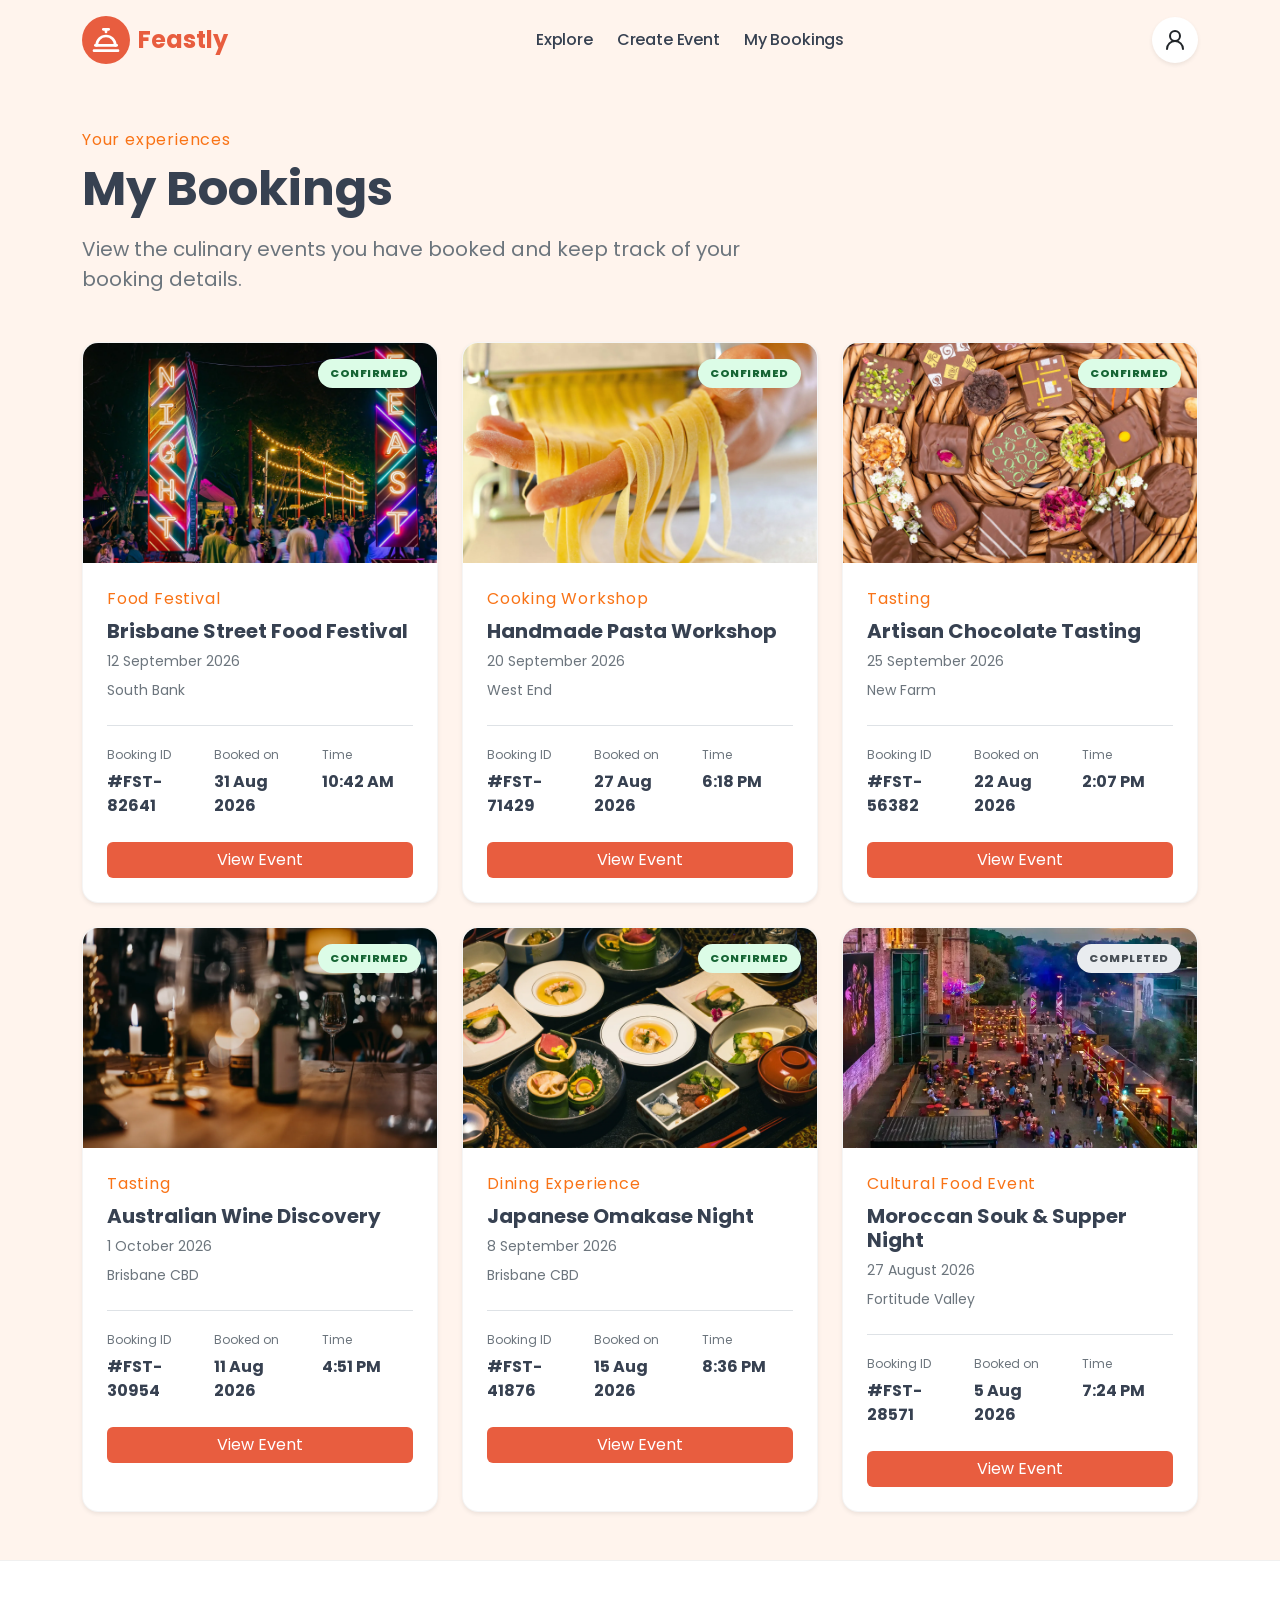
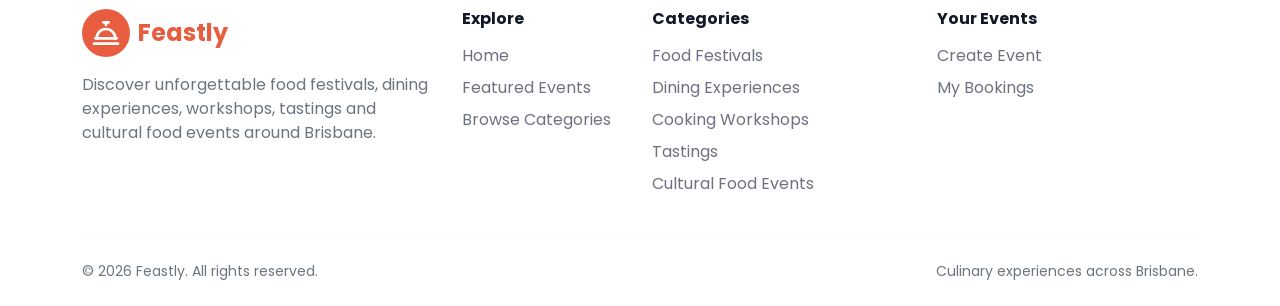
<file: booking-history.html>
<!doctype html>
<html lang="en">
  <head>
    <meta charset="UTF-8" />
    <meta name="viewport" content="width=device-width, initial-scale=1.0" />

    <title>My Bookings | Feastly</title>

    <link
      href="https://cdn.jsdelivr.net/npm/bootstrap@5.3.8/dist/css/bootstrap.min.css"
      rel="stylesheet"
      integrity="sha384-sRIl4kxILFvY47J16cr9ZwB07vP4J8+LH7qKQnuqkuIAvNWLzeN8tE5YBujZqJLB"
      crossorigin="anonymous"
    />

    <link rel="stylesheet" href="static/style/style.css" />
  </head>

  <body>
    <header class="py-3">
      <nav
        class="container-xl d-flex align-items-center justify-content-between"
      >
        <a
          href="index.html"
          class="d-flex align-items-center gap-2 text-decoration-none"
        >
          <span
            class="logo-icon d-flex justify-content-center align-items-center rounded-circle"
          >
            <svg
              xmlns="http://www.w3.org/2000/svg"
              viewBox="0 0 24 24"
              fill="none"
              stroke="currentColor"
              stroke-width="2"
              stroke-linecap="round"
              stroke-linejoin="round"
              aria-hidden="true"
            >
              <path d="M12 4v2"></path>
              <path d="M10 4h4"></path>
              <path d="M4 16h16"></path>
              <path d="M5 16a7 7 0 0 1 14 0"></path>
              <path d="M3 20h18"></path>
            </svg>
          </span>

          <span class="logo-text fw-bold fs-4">Feastly</span>
        </a>

        <div class="d-none d-md-flex align-items-center gap-4">
          <a
            href="index.html#categories"
            class="navbar-link fw-medium text-decoration-none"
          >
            Explore
          </a>

          <a
            href="create-event.html"
            class="navbar-link fw-medium text-decoration-none"
          >
            Create Event
          </a>

          <a
            href="booking-history.html"
            class="navbar-link fw-medium text-decoration-none"
          >
            My Bookings
          </a>
        </div>

        <div class="d-flex align-items-center gap-2">
          <div
            class="navbar-right d-flex align-items-center justify-content-center bg-white shadow-sm rounded-circle"
          >
            <a
              href="#"
              class="d-flex align-items-center justify-content-center text-dark text-decoration-none"
              aria-label="User profile"
            >
              <svg
                xmlns="http://www.w3.org/2000/svg"
                width="24"
                height="24"
                viewBox="0 0 24 24"
                fill="none"
                stroke="currentColor"
                stroke-width="2"
                stroke-linecap="round"
                stroke-linejoin="round"
              >
                <circle cx="12" cy="8" r="5"></circle>
                <path d="M20 21a8 8 0 0 0-16 0"></path>
              </svg>
            </a>
          </div>

          <button
            class="navbar-toggler d-md-none border-0 shadow-none p-2"
            type="button"
            data-bs-toggle="collapse"
            data-bs-target="#mobileNavbar"
            aria-controls="mobileNavbar"
            aria-expanded="false"
            aria-label="Toggle navigation"
          >
            <svg
              xmlns="http://www.w3.org/2000/svg"
              width="28"
              height="28"
              viewBox="0 0 24 24"
              fill="none"
              stroke="currentColor"
              stroke-width="2"
              stroke-linecap="round"
              stroke-linejoin="round"
              aria-hidden="true"
            >
              <line x1="4" x2="20" y1="6" y2="6"></line>
              <line x1="4" x2="20" y1="12" y2="12"></line>
              <line x1="4" x2="20" y1="18" y2="18"></line>
            </svg>
          </button>
        </div>
      </nav>

      <div class="collapse d-md-none" id="mobileNavbar">
        <div
          class="container-xl d-flex flex-column align-items-center gap-3 pt-3 pb-2"
        >
          <a
            href="index.html#categories"
            class="navbar-link fw-medium text-decoration-none"
          >
            Explore
          </a>

          <a
            href="create-event.html"
            class="navbar-link fw-medium text-decoration-none"
          >
            Create Event
          </a>

          <a
            href="booking-history.html"
            class="navbar-link fw-medium text-decoration-none"
          >
            My Bookings
          </a>
        </div>
      </div>
    </header>

    <main>
      <section class="booking-history-heading py-4 py-lg-5">
        <div class="container-xl">
          <div class="row">
            <div class="col-lg-8">
              <span class="featured-category">Your experiences</span>

              <h1 class="display-5 fw-bold mt-2 mb-3">My Bookings</h1>

              <p class="text-secondary fs-5 mb-0">
                View the culinary events you have booked and keep track of your
                booking details.
              </p>
            </div>
          </div>
        </div>
      </section>

      <section class="pb-5">
        <div class="container-xl">
          <div class="row g-4">
            <div class="col-md-6 col-xl-4">
              <article
                class="booking-card-grid bg-white rounded-4 shadow-sm overflow-hidden h-100"
              >
                <div class="position-relative">
                  <img
                    src="static/img/Night-Feast.webp"
                    alt="Brisbane Street Food Festival"
                    class="booking-card-image w-100 object-fit-cover"
                  />

                  <span
                    class="booking-status booking-status--confirmed position-absolute top-0 end-0 m-3"
                  >
                    CONFIRMED
                  </span>
                </div>

                <div class="p-4">
                  <span class="featured-category">Food Festival</span>

                  <h2 class="h5 fw-bold mt-2 mb-2">
                    Brisbane Street Food Festival
                  </h2>

                  <div
                    class="d-flex flex-column gap-2 text-secondary small mb-4"
                  >
                    <span>12 September 2026</span>
                    <span>South Bank</span>
                  </div>

                  <div class="booking-details-grid border-top pt-3">
                    <div>
                      <span class="booking-detail-label">Booking ID</span>
                      <strong class="d-block mt-1">#FST-82641</strong>
                    </div>

                    <div>
                      <span class="booking-detail-label">Booked on</span>
                      <strong class="d-block mt-1">31 Aug 2026</strong>
                    </div>

                    <div>
                      <span class="booking-detail-label">Time</span>
                      <strong class="d-block mt-1">10:42 AM</strong>
                    </div>
                  </div>

                  <a
                    href="event-details.html"
                    class="btn feastly-btn w-100 mt-4"
                  >
                    View Event
                  </a>
                </div>
              </article>
            </div>

            <div class="col-md-6 col-xl-4">
              <article
                class="booking-card-grid bg-white rounded-4 shadow-sm overflow-hidden h-100"
              >
                <div class="position-relative">
                  <img
                    src="static/img/Handmade Pasta Workshop.webp"
                    alt="Handmade Pasta Workshop"
                    class="booking-card-image w-100 object-fit-cover"
                  />

                  <span
                    class="booking-status booking-status--confirmed position-absolute top-0 end-0 m-3"
                  >
                    CONFIRMED
                  </span>
                </div>

                <div class="p-4">
                  <span class="featured-category">Cooking Workshop</span>

                  <h2 class="h5 fw-bold mt-2 mb-2">Handmade Pasta Workshop</h2>

                  <div
                    class="d-flex flex-column gap-2 text-secondary small mb-4"
                  >
                    <span>20 September 2026</span>
                    <span>West End</span>
                  </div>

                  <div class="booking-details-grid border-top pt-3">
                    <div>
                      <span class="booking-detail-label">Booking ID</span>
                      <strong class="d-block mt-1">#FST-71429</strong>
                    </div>

                    <div>
                      <span class="booking-detail-label">Booked on</span>
                      <strong class="d-block mt-1">27 Aug 2026</strong>
                    </div>

                    <div>
                      <span class="booking-detail-label">Time</span>
                      <strong class="d-block mt-1">6:18 PM</strong>
                    </div>
                  </div>

                  <a
                    href="event-details.html"
                    class="btn feastly-btn w-100 mt-4"
                  >
                    View Event
                  </a>
                </div>
              </article>
            </div>

            <div class="col-md-6 col-xl-4">
              <article
                class="booking-card-grid bg-white rounded-4 shadow-sm overflow-hidden h-100"
              >
                <div class="position-relative">
                  <img
                    src="static/img/Artisan Chocolate Tasting.webp"
                    alt="Artisan Chocolate Tasting"
                    class="booking-card-image w-100 object-fit-cover"
                  />

                  <span
                    class="booking-status booking-status--confirmed position-absolute top-0 end-0 m-3"
                  >
                    CONFIRMED
                  </span>
                </div>

                <div class="p-4">
                  <span class="featured-category">Tasting</span>

                  <h2 class="h5 fw-bold mt-2 mb-2">
                    Artisan Chocolate Tasting
                  </h2>

                  <div
                    class="d-flex flex-column gap-2 text-secondary small mb-4"
                  >
                    <span>25 September 2026</span>
                    <span>New Farm</span>
                  </div>

                  <div class="booking-details-grid border-top pt-3">
                    <div>
                      <span class="booking-detail-label">Booking ID</span>
                      <strong class="d-block mt-1">#FST-56382</strong>
                    </div>

                    <div>
                      <span class="booking-detail-label">Booked on</span>
                      <strong class="d-block mt-1">22 Aug 2026</strong>
                    </div>

                    <div>
                      <span class="booking-detail-label">Time</span>
                      <strong class="d-block mt-1">2:07 PM</strong>
                    </div>
                  </div>

                  <a
                    href="event-details.html"
                    class="btn feastly-btn w-100 mt-4"
                  >
                    View Event
                  </a>
                </div>
              </article>
            </div>

            <div class="col-md-6 col-xl-4">
              <article
                class="booking-card-grid bg-white rounded-4 shadow-sm overflow-hidden h-100"
              >
                <div class="position-relative">
                  <img
                    src="static/img/Australian Wine Discovery.webp"
                    alt="Australian Wine Discovery"
                    class="booking-card-image w-100 object-fit-cover"
                  />

                  <span
                    class="booking-status booking-status--confirmed position-absolute top-0 end-0 m-3"
                  >
                    CONFIRMED
                  </span>
                </div>

                <div class="p-4">
                  <span class="featured-category">Tasting</span>

                  <h2 class="h5 fw-bold mt-2 mb-2">
                    Australian Wine Discovery
                  </h2>

                  <div
                    class="d-flex flex-column gap-2 text-secondary small mb-4"
                  >
                    <span>1 October 2026</span>
                    <span>Brisbane CBD</span>
                  </div>

                  <div class="booking-details-grid border-top pt-3">
                    <div>
                      <span class="booking-detail-label">Booking ID</span>
                      <strong class="d-block mt-1">#FST-30954</strong>
                    </div>

                    <div>
                      <span class="booking-detail-label">Booked on</span>
                      <strong class="d-block mt-1">11 Aug 2026</strong>
                    </div>

                    <div>
                      <span class="booking-detail-label">Time</span>
                      <strong class="d-block mt-1">4:51 PM</strong>
                    </div>
                  </div>

                  <a
                    href="event-details.html"
                    class="btn feastly-btn w-100 mt-4"
                  >
                    View Event
                  </a>
                </div>
              </article>
            </div>

            <div class="col-md-6 col-xl-4">
              <article
                class="booking-card-grid bg-white rounded-4 shadow-sm overflow-hidden h-100"
              >
                <div class="position-relative">
                  <img
                    src="static/img/Japanese Omakese Night.webp"
                    alt="Japanese Omakase Night"
                    class="booking-card-image w-100 object-fit-cover"
                  />

                  <span
                    class="booking-status booking-status--confirmed position-absolute top-0 end-0 m-3"
                  >
                    CONFIRMED
                  </span>
                </div>

                <div class="p-4">
                  <span class="featured-category">Dining Experience</span>

                  <h2 class="h5 fw-bold mt-2 mb-2">Japanese Omakase Night</h2>

                  <div
                    class="d-flex flex-column gap-2 text-secondary small mb-4"
                  >
                    <span>8 September 2026</span>
                    <span>Brisbane CBD</span>
                  </div>

                  <div class="booking-details-grid border-top pt-3">
                    <div>
                      <span class="booking-detail-label">Booking ID</span>
                      <strong class="d-block mt-1">#FST-41876</strong>
                    </div>

                    <div>
                      <span class="booking-detail-label">Booked on</span>
                      <strong class="d-block mt-1">15 Aug 2026</strong>
                    </div>

                    <div>
                      <span class="booking-detail-label">Time</span>
                      <strong class="d-block mt-1">8:36 PM</strong>
                    </div>
                  </div>

                  <a
                    href="event-details.html"
                    class="btn feastly-btn w-100 mt-4"
                  >
                    View Event
                  </a>
                </div>
              </article>
            </div>

            <div class="col-md-6 col-xl-4">
              <article
                class="booking-card-grid bg-white rounded-4 shadow-sm overflow-hidden h-100"
              >
                <div class="position-relative">
                  <img
                    src="static/img/Moroccan Souk & Supper Night.webp"
                    alt="Moroccan Souk and Supper Night"
                    class="booking-card-image w-100 object-fit-cover"
                  />

                  <span
                    class="booking-status booking-status--completed position-absolute top-0 end-0 m-3"
                  >
                    COMPLETED
                  </span>
                </div>

                <div class="p-4">
                  <span class="featured-category">Cultural Food Event</span>

                  <h2 class="h5 fw-bold mt-2 mb-2">
                    Moroccan Souk &amp; Supper Night
                  </h2>

                  <div
                    class="d-flex flex-column gap-2 text-secondary small mb-4"
                  >
                    <span>27 August 2026</span>
                    <span>Fortitude Valley</span>
                  </div>

                  <div class="booking-details-grid border-top pt-3">
                    <div>
                      <span class="booking-detail-label">Booking ID</span>
                      <strong class="d-block mt-1">#FST-28571</strong>
                    </div>

                    <div>
                      <span class="booking-detail-label">Booked on</span>
                      <strong class="d-block mt-1">5 Aug 2026</strong>
                    </div>

                    <div>
                      <span class="booking-detail-label">Time</span>
                      <strong class="d-block mt-1">7:24 PM</strong>
                    </div>
                  </div>

                  <a
                    href="event-details.html"
                    class="btn feastly-btn w-100 mt-4"
                  >
                    View Event
                  </a>
                </div>
              </article>
            </div>
          </div>
        </div>
      </section>
    </main>

    <footer class="page-footer pt-5 pb-4">
      <div class="container-xl">
        <div class="row g-4">
          <div class="col-lg-4 col-md-6">
            <a
              href="index.html"
              class="d-inline-flex align-items-center gap-2 text-decoration-none mb-3"
            >
              <span
                class="logo-icon d-flex justify-content-center align-items-center rounded-circle"
              >
                <svg
                  xmlns="http://www.w3.org/2000/svg"
                  viewBox="0 0 24 24"
                  fill="none"
                  stroke="currentColor"
                  stroke-width="2"
                  stroke-linecap="round"
                  stroke-linejoin="round"
                  aria-hidden="true"
                >
                  <path d="M12 4v2"></path>
                  <path d="M10 4h4"></path>
                  <path d="M4 16h16"></path>
                  <path d="M5 16a7 7 0 0 1 14 0"></path>
                  <path d="M3 20h18"></path>
                </svg>
              </span>

              <span class="logo-text fw-bold fs-4">Feastly</span>
            </a>

            <p class="text-secondary mb-0">
              Discover unforgettable food festivals, dining experiences,
              workshops, tastings and cultural food events around Brisbane.
            </p>
          </div>

          <div class="col-6 col-md-3 col-lg-2">
            <h3 class="h6 fw-bold mb-3">Explore</h3>

            <ul class="list-unstyled d-flex flex-column gap-2">
              <li>
                <a href="index.html" class="footer-link text-decoration-none">
                  Home
                </a>
              </li>

              <li>
                <a
                  href="index.html#featured"
                  class="footer-link text-decoration-none"
                >
                  Featured Events
                </a>
              </li>

              <li>
                <a
                  href="index.html#categories"
                  class="footer-link text-decoration-none"
                >
                  Browse Categories
                </a>
              </li>
            </ul>
          </div>

          <div class="col-6 col-md-3 col-lg-3">
            <h3 class="h6 fw-bold mb-3">Categories</h3>

            <ul class="list-unstyled d-flex flex-column gap-2">
              <li>
                <a
                  href="index.html#food-festivals"
                  class="footer-link text-decoration-none"
                >
                  Food Festivals
                </a>
              </li>

              <li>
                <a
                  href="index.html#dining-experiences"
                  class="footer-link text-decoration-none"
                >
                  Dining Experiences
                </a>
              </li>

              <li>
                <a
                  href="index.html#cooking-workshops"
                  class="footer-link text-decoration-none"
                >
                  Cooking Workshops
                </a>
              </li>

              <li>
                <a
                  href="index.html#tastings"
                  class="footer-link text-decoration-none"
                >
                  Tastings
                </a>
              </li>

              <li>
                <a
                  href="index.html#cultural-food-events"
                  class="footer-link text-decoration-none"
                >
                  Cultural Food Events
                </a>
              </li>
            </ul>
          </div>

          <div class="col-md-6 col-lg-3">
            <h3 class="h6 fw-bold mb-3">Your Events</h3>

            <ul class="list-unstyled d-flex flex-column gap-2">
              <li>
                <a
                  href="create-event.html"
                  class="footer-link text-decoration-none"
                >
                  Create Event
                </a>
              </li>

              <li>
                <a
                  href="booking-history.html"
                  class="footer-link text-decoration-none"
                >
                  My Bookings
                </a>
              </li>
            </ul>
          </div>
        </div>

        <hr class="my-4" />

        <div
          class="d-flex flex-column flex-md-row justify-content-between align-items-center gap-2"
        >
          <p class="mb-0 small text-secondary">
            &copy; 2026 Feastly. All rights reserved.
          </p>

          <p class="mb-0 small text-secondary">
            Culinary experiences across Brisbane.
          </p>
        </div>
      </div>
    </footer>

    <script
      src="https://cdn.jsdelivr.net/npm/bootstrap@5.3.8/dist/js/bootstrap.bundle.min.js"
      integrity="sha384-FKyoEForCGlyvwx9Hj09JcYn3nv7wiPVlz7YYwJrWVcXK/BmnVDxM+D2scQbITxI"
      crossorigin="anonymous"
    ></script>
  </body>
</html>
</file>
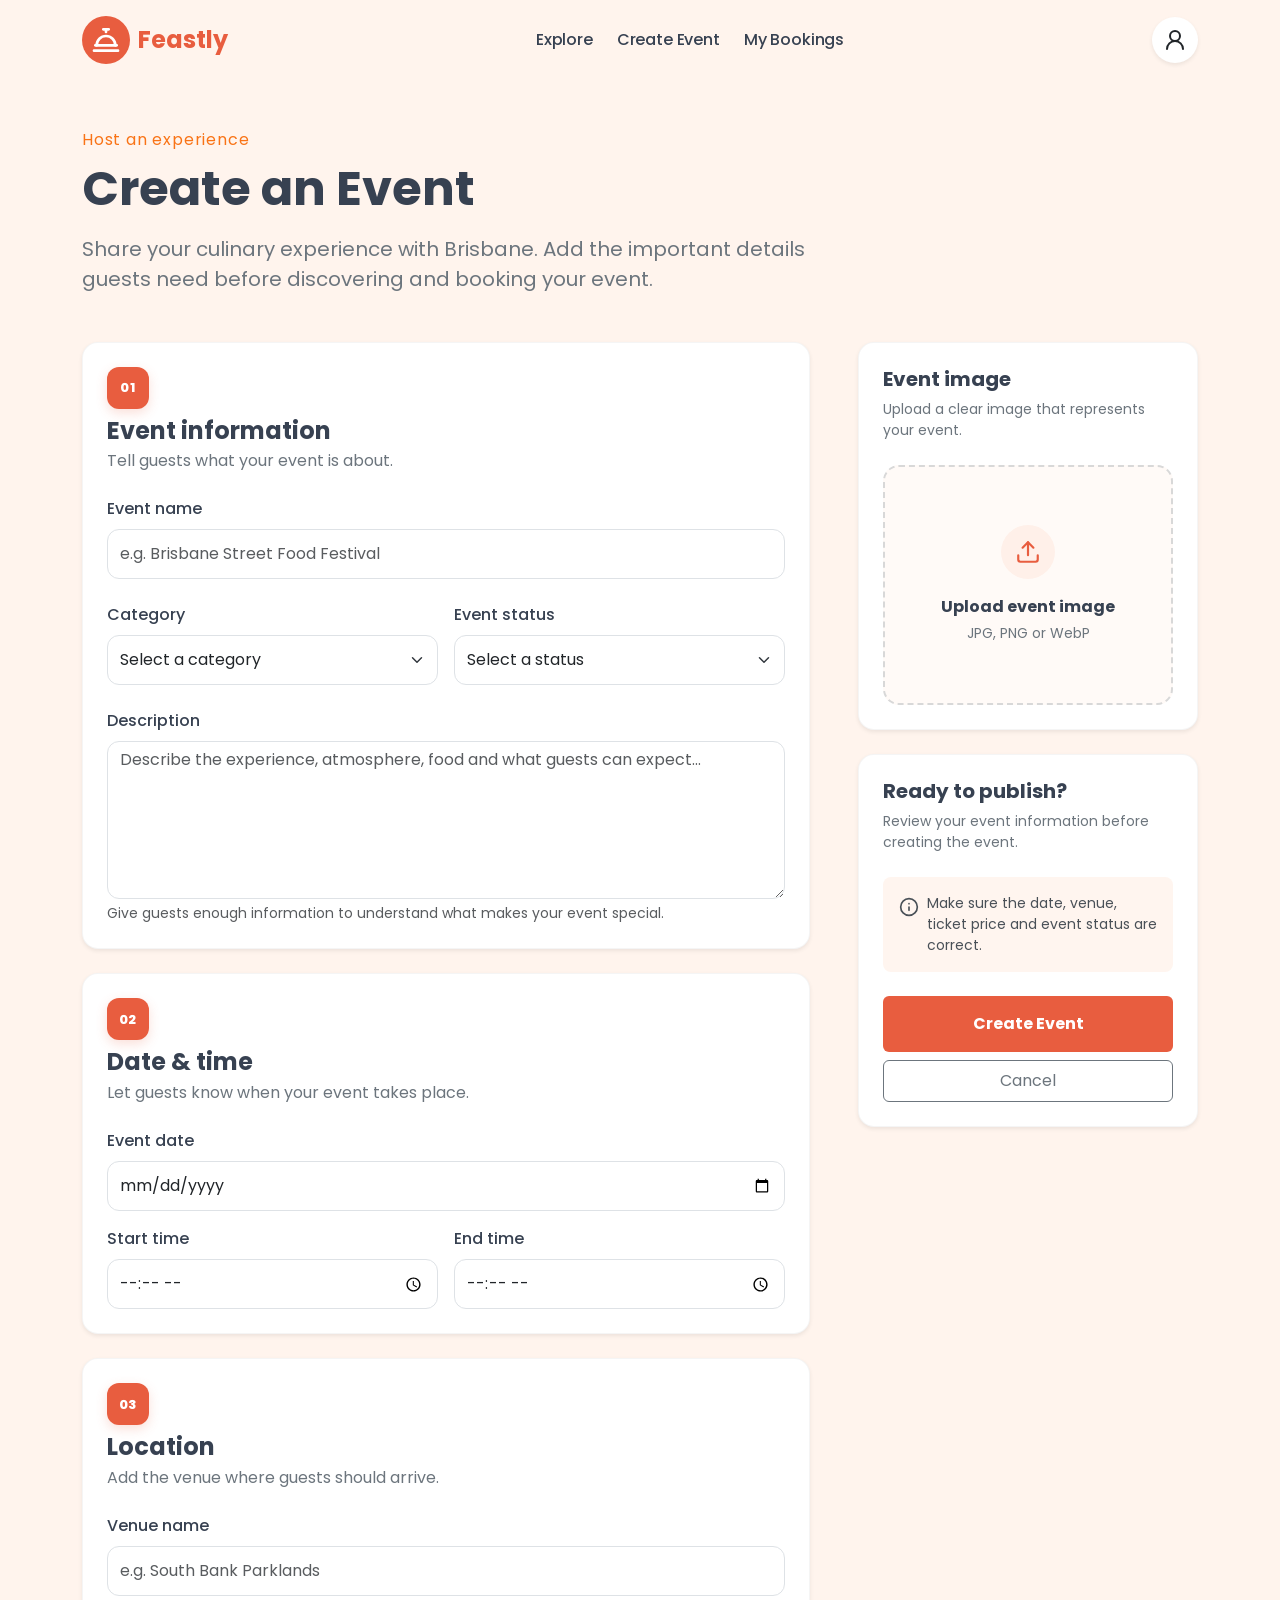
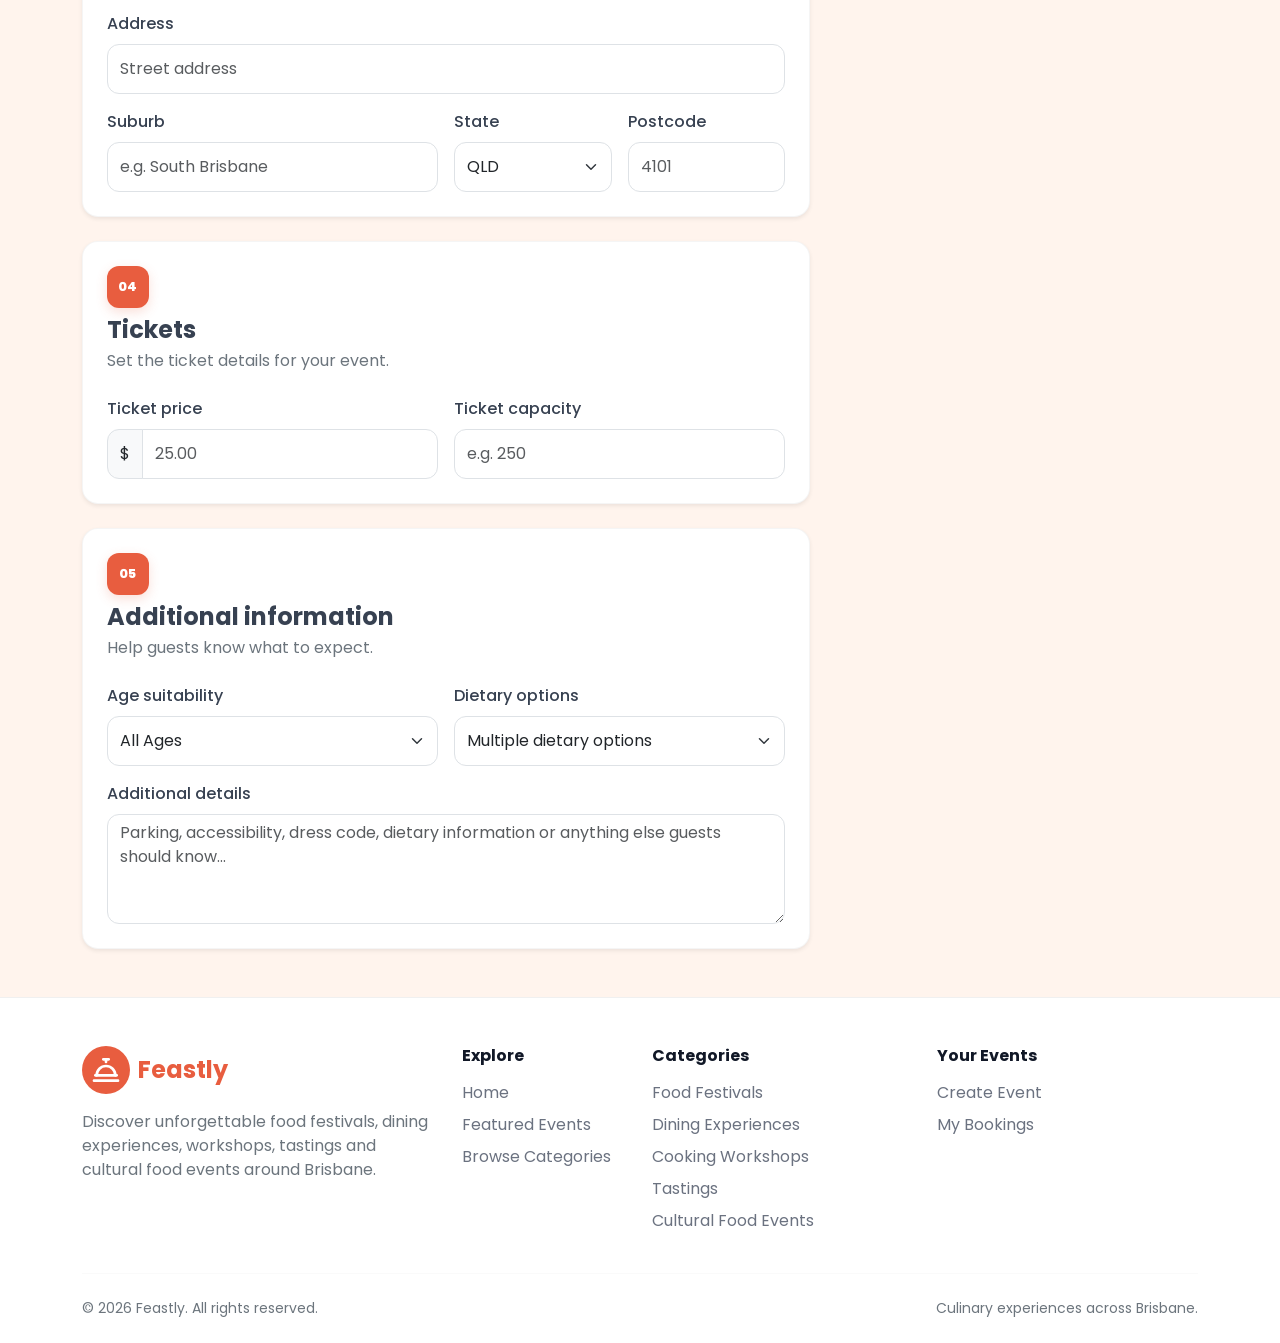
<file: create-event.html>
<!doctype html>
<html lang="en">
  <head>
    <meta charset="UTF-8" />
    <meta name="viewport" content="width=device-width, initial-scale=1.0" />

    <title>Create Event | Feastly</title>

    <link
      href="https://cdn.jsdelivr.net/npm/bootstrap@5.3.8/dist/css/bootstrap.min.css"
      rel="stylesheet"
      integrity="sha384-sRIl4kxILFvY47J16cr9ZwB07vP4J8+LH7qKQnuqkuIAvNWLzeN8tE5YBujZqJLB"
      crossorigin="anonymous"
    />

    <link rel="stylesheet" href="static/style/style.css" />
  </head>

  <body>
    <header class="py-3">
      <nav
        class="container-xl d-flex align-items-center justify-content-between"
      >
        <a
          href="index.html"
          class="d-flex align-items-center gap-2 text-decoration-none"
        >
          <span
            class="logo-icon d-flex justify-content-center align-items-center rounded-circle"
          >
            <svg
              xmlns="http://www.w3.org/2000/svg"
              viewBox="0 0 24 24"
              fill="none"
              stroke="currentColor"
              stroke-width="2"
              stroke-linecap="round"
              stroke-linejoin="round"
              aria-hidden="true"
            >
              <path d="M12 4v2"></path>
              <path d="M10 4h4"></path>
              <path d="M4 16h16"></path>
              <path d="M5 16a7 7 0 0 1 14 0"></path>
              <path d="M3 20h18"></path>
            </svg>
          </span>

          <span class="logo-text fw-bold fs-4">Feastly</span>
        </a>

        <div class="d-none d-md-flex align-items-center gap-4">
          <a
            href="index.html#categories"
            class="navbar-link fw-medium text-decoration-none"
          >
            Explore
          </a>

          <a
            href="create-event.html"
            class="navbar-link fw-medium text-decoration-none"
          >
            Create Event
          </a>

          <a
            href="booking-history.html"
            class="navbar-link fw-medium text-decoration-none"
          >
            My Bookings
          </a>
        </div>

        <div class="d-flex align-items-center gap-2">
          <div
            class="navbar-right d-flex align-items-center justify-content-center bg-white shadow-sm rounded-circle"
          >
            <a
              href="#"
              class="d-flex align-items-center justify-content-center text-dark text-decoration-none"
              aria-label="User profile"
            >
              <svg
                xmlns="http://www.w3.org/2000/svg"
                width="24"
                height="24"
                viewBox="0 0 24 24"
                fill="none"
                stroke="currentColor"
                stroke-width="2"
                stroke-linecap="round"
                stroke-linejoin="round"
              >
                <circle cx="12" cy="8" r="5"></circle>
                <path d="M20 21a8 8 0 0 0-16 0"></path>
              </svg>
            </a>
          </div>

          <button
            class="navbar-toggler d-md-none border-0 shadow-none p-2"
            type="button"
            data-bs-toggle="collapse"
            data-bs-target="#mobileNavbar"
            aria-controls="mobileNavbar"
            aria-expanded="false"
            aria-label="Toggle navigation"
          >
            <svg
              xmlns="http://www.w3.org/2000/svg"
              width="28"
              height="28"
              viewBox="0 0 24 24"
              fill="none"
              stroke="currentColor"
              stroke-width="2"
              stroke-linecap="round"
              stroke-linejoin="round"
              aria-hidden="true"
            >
              <line x1="4" x2="20" y1="6" y2="6"></line>
              <line x1="4" x2="20" y1="12" y2="12"></line>
              <line x1="4" x2="20" y1="18" y2="18"></line>
            </svg>
          </button>
        </div>
      </nav>

      <div class="collapse d-md-none" id="mobileNavbar">
        <div
          class="container-xl d-flex flex-column align-items-center gap-3 pt-3 pb-2"
        >
          <a
            href="index.html#categories"
            class="navbar-link fw-medium text-decoration-none"
          >
            Explore
          </a>

          <a
            href="create-event.html"
            class="navbar-link fw-medium text-decoration-none"
          >
            Create Event
          </a>

          <a
            href="booking-history.html"
            class="navbar-link fw-medium text-decoration-none"
          >
            My Bookings
          </a>
        </div>
      </div>
    </header>

    <main>
      <section class="create-event-heading py-4 py-lg-5">
        <div class="container-xl">
          <div class="row">
            <div class="col-lg-8">
              <span class="featured-category">Host an experience</span>

              <h1 class="display-5 fw-bold mt-2 mb-3">Create an Event</h1>

              <p class="text-secondary fs-5 mb-0">
                Share your culinary experience with Brisbane. Add the important
                details guests need before discovering and booking your event.
              </p>
            </div>
          </div>
        </div>
      </section>

      <section class="pb-5">
        <div class="container-xl">
          <form class="event-form">
            <div class="row g-4 g-lg-5">
              <div class="col-lg-8">
                <div class="d-flex flex-column gap-4">
                  <div class="form-section bg-white rounded-4 shadow-sm p-4">
                    <div class="mb-4">
                      <span class="form-section-number">01</span>
                      <h2 class="h4 fw-bold mt-2 mb-1">Event information</h2>
                      <p class="text-secondary mb-0">
                        Tell guests what your event is about.
                      </p>
                    </div>

                    <div class="mb-4">
                      <label for="event-name" class="form-label fw-medium">
                        Event name
                      </label>

                      <input
                        type="text"
                        class="form-control"
                        id="event-name"
                        placeholder="e.g. Brisbane Street Food Festival"
                        required
                      />
                    </div>

                    <div class="row g-3 mb-4">
                      <div class="col-md-6">
                        <label
                          for="event-category"
                          class="form-label fw-medium"
                        >
                          Category
                        </label>

                        <select
                          class="form-select"
                          id="event-category"
                          required
                        >
                          <option value="" selected disabled>
                            Select a category
                          </option>
                          <option>Food Festival</option>
                          <option>Dining Experience</option>
                          <option>Cooking Workshop</option>
                          <option>Tasting</option>
                          <option>Cultural Food Event</option>
                        </select>
                      </div>

                      <div class="col-md-6">
                        <label for="event-status" class="form-label fw-medium">
                          Event status
                        </label>

                        <select class="form-select" id="event-status" required>
                          <option value="" selected disabled>
                            Select a status
                          </option>
                          <option>Open</option>
                          <option>Inactive</option>
                          <option>Sold Out</option>
                          <option>Cancelled</option>
                        </select>
                      </div>
                    </div>

                    <div>
                      <label
                        for="event-description"
                        class="form-label fw-medium"
                      >
                        Description
                      </label>

                      <textarea
                        class="form-control"
                        id="event-description"
                        rows="6"
                        placeholder="Describe the experience, atmosphere, food and what guests can expect..."
                        required
                      ></textarea>

                      <div class="form-text">
                        Give guests enough information to understand what makes
                        your event special.
                      </div>
                    </div>
                  </div>

                  <div class="form-section bg-white rounded-4 shadow-sm p-4">
                    <div class="mb-4">
                      <span class="form-section-number">02</span>
                      <h2 class="h4 fw-bold mt-2 mb-1">Date & time</h2>
                      <p class="text-secondary mb-0">
                        Let guests know when your event takes place.
                      </p>
                    </div>

                    <div class="row g-3">
                      <div class="col-md-12">
                        <label for="event-date" class="form-label fw-medium">
                          Event date
                        </label>

                        <input
                          type="date"
                          class="form-control"
                          id="event-date"
                          required
                        />
                      </div>

                      <div class="col-md-6">
                        <label for="start-time" class="form-label fw-medium">
                          Start time
                        </label>

                        <input
                          type="time"
                          class="form-control"
                          id="start-time"
                          required
                        />
                      </div>

                      <div class="col-md-6">
                        <label for="end-time" class="form-label fw-medium">
                          End time
                        </label>

                        <input
                          type="time"
                          class="form-control"
                          id="end-time"
                          required
                        />
                      </div>
                    </div>
                  </div>

                  <div class="form-section bg-white rounded-4 shadow-sm p-4">
                    <div class="mb-4">
                      <span class="form-section-number">03</span>
                      <h2 class="h4 fw-bold mt-2 mb-1">Location</h2>
                      <p class="text-secondary mb-0">
                        Add the venue where guests should arrive.
                      </p>
                    </div>

                    <div class="mb-3">
                      <label for="venue-name" class="form-label fw-medium">
                        Venue name
                      </label>

                      <input
                        type="text"
                        class="form-control"
                        id="venue-name"
                        placeholder="e.g. South Bank Parklands"
                        required
                      />
                    </div>

                    <div class="mb-3">
                      <label for="event-address" class="form-label fw-medium">
                        Address
                      </label>

                      <input
                        type="text"
                        class="form-control"
                        id="event-address"
                        placeholder="Street address"
                        required
                      />
                    </div>

                    <div class="row g-3">
                      <div class="col-md-6">
                        <label for="event-suburb" class="form-label fw-medium">
                          Suburb
                        </label>

                        <input
                          type="text"
                          class="form-control"
                          id="event-suburb"
                          placeholder="e.g. South Brisbane"
                          required
                        />
                      </div>

                      <div class="col-md-3 col-6">
                        <label for="event-state" class="form-label fw-medium">
                          State
                        </label>

                        <select class="form-select" id="event-state" required>
                          <option selected>QLD</option>
                          <option>NSW</option>
                          <option>VIC</option>
                          <option>SA</option>
                          <option>WA</option>
                          <option>TAS</option>
                          <option>ACT</option>
                          <option>NT</option>
                        </select>
                      </div>

                      <div class="col-md-3 col-6">
                        <label
                          for="event-postcode"
                          class="form-label fw-medium"
                        >
                          Postcode
                        </label>

                        <input
                          type="text"
                          class="form-control"
                          id="event-postcode"
                          placeholder="4101"
                          required
                        />
                      </div>
                    </div>
                  </div>

                  <div class="form-section bg-white rounded-4 shadow-sm p-4">
                    <div class="mb-4">
                      <span class="form-section-number">04</span>
                      <h2 class="h4 fw-bold mt-2 mb-1">Tickets</h2>
                      <p class="text-secondary mb-0">
                        Set the ticket details for your event.
                      </p>
                    </div>

                    <div class="row g-3">
                      <div class="col-md-6">
                        <label for="ticket-price" class="form-label fw-medium">
                          Ticket price
                        </label>

                        <div class="input-group">
                          <span class="input-group-text">$</span>

                          <input
                            type="number"
                            class="form-control"
                            id="ticket-price"
                            min="0"
                            step="0.01"
                            placeholder="25.00"
                            required
                          />
                        </div>
                      </div>

                      <div class="col-md-6">
                        <label
                          for="ticket-capacity"
                          class="form-label fw-medium"
                        >
                          Ticket capacity
                        </label>

                        <input
                          type="number"
                          class="form-control"
                          id="ticket-capacity"
                          min="1"
                          placeholder="e.g. 250"
                          required
                        />
                      </div>
                    </div>
                  </div>

                  <div class="form-section bg-white rounded-4 shadow-sm p-4">
                    <div class="mb-4">
                      <span class="form-section-number">05</span>
                      <h2 class="h4 fw-bold mt-2 mb-1">
                        Additional information
                      </h2>
                      <p class="text-secondary mb-0">
                        Help guests know what to expect.
                      </p>
                    </div>

                    <div class="row g-3">
                      <div class="col-md-6">
                        <label for="age-group" class="form-label fw-medium">
                          Age suitability
                        </label>

                        <select class="form-select" id="age-group">
                          <option selected>All Ages</option>
                          <option>13+</option>
                          <option>16+</option>
                          <option>18+</option>
                        </select>
                      </div>

                      <div class="col-md-6">
                        <label for="dietary" class="form-label fw-medium">
                          Dietary options
                        </label>

                        <select class="form-select" id="dietary">
                          <option selected>Multiple dietary options</option>
                          <option>Vegetarian</option>
                          <option>Vegan</option>
                          <option>Gluten-Free</option>
                          <option>No specific options</option>
                        </select>
                      </div>

                      <div class="col-12">
                        <label
                          for="additional-details"
                          class="form-label fw-medium"
                        >
                          Additional details
                        </label>

                        <textarea
                          class="form-control"
                          id="additional-details"
                          rows="4"
                          placeholder="Parking, accessibility, dress code, dietary information or anything else guests should know..."
                        ></textarea>
                      </div>
                    </div>
                  </div>
                </div>
              </div>

              <div class="col-lg-4">
                <div class="event-form-sidebar">
                  <div
                    class="form-section bg-white rounded-4 shadow-sm p-4 mb-4"
                  >
                    <h2 class="h5 fw-bold mb-2">Event image</h2>

                    <p class="text-secondary small mb-4">
                      Upload a clear image that represents your event.
                    </p>

                    <label
                      for="event-image"
                      class="image-upload-area d-flex flex-column align-items-center justify-content-center text-center rounded-4"
                    >
                      <span
                        class="upload-icon d-flex align-items-center justify-content-center rounded-circle mb-3"
                      >
                        <svg
                          xmlns="http://www.w3.org/2000/svg"
                          width="26"
                          height="26"
                          viewBox="0 0 24 24"
                          fill="none"
                          stroke="currentColor"
                          stroke-width="2"
                          stroke-linecap="round"
                          stroke-linejoin="round"
                        >
                          <path
                            d="M21 15v4a2 2 0 0 1-2 2H5a2 2 0 0 1-2-2v-4"
                          ></path>
                          <polyline points="17 8 12 3 7 8"></polyline>
                          <line x1="12" x2="12" y1="3" y2="15"></line>
                        </svg>
                      </span>

                      <strong class="mb-1">Upload event image</strong>

                      <span class="text-secondary small">
                        JPG, PNG or WebP
                      </span>
                    </label>

                    <input
                      type="file"
                      class="visually-hidden"
                      id="event-image"
                      accept="image/png, image/jpeg, image/webp"
                      required
                    />
                  </div>

                  <div class="form-section bg-white rounded-4 shadow-sm p-4">
                    <h2 class="h5 fw-bold mb-2">Ready to publish?</h2>

                    <p class="text-secondary small mb-4">
                      Review your event information before creating the event.
                    </p>

                    <div
                      class="d-flex align-items-start gap-2 p-3 rounded-3 event-form-note mb-4"
                    >
                      <svg
                        xmlns="http://www.w3.org/2000/svg"
                        width="20"
                        height="20"
                        viewBox="0 0 24 24"
                        fill="none"
                        stroke="currentColor"
                        stroke-width="2"
                        stroke-linecap="round"
                        stroke-linejoin="round"
                        class="flex-shrink-0 mt-1"
                      >
                        <circle cx="12" cy="12" r="10"></circle>
                        <path d="M12 16v-4"></path>
                        <path d="M12 8h.01"></path>
                      </svg>

                      <span class="small">
                        Make sure the date, venue, ticket price and event status
                        are correct.
                      </span>
                    </div>

                    <button
                      type="submit"
                      class="btn feastly-btn w-100 py-3 fw-bold"
                    >
                      Create Event
                    </button>

                    <a
                      href="index.html"
                      class="btn btn-outline-secondary w-100 py-2 mt-2"
                    >
                      Cancel
                    </a>
                  </div>
                </div>
              </div>
            </div>
          </form>
        </div>
      </section>
    </main>

    <footer class="page-footer pt-5 pb-4">
      <div class="container-xl">
        <div class="row g-4">
          <div class="col-lg-4 col-md-6">
            <a
              href="index.html"
              class="d-inline-flex align-items-center gap-2 text-decoration-none mb-3"
            >
              <span
                class="logo-icon d-flex justify-content-center align-items-center rounded-circle"
              >
                <svg
                  xmlns="http://www.w3.org/2000/svg"
                  viewBox="0 0 24 24"
                  fill="none"
                  stroke="currentColor"
                  stroke-width="2"
                  stroke-linecap="round"
                  stroke-linejoin="round"
                  aria-hidden="true"
                >
                  <path d="M12 4v2"></path>
                  <path d="M10 4h4"></path>
                  <path d="M4 16h16"></path>
                  <path d="M5 16a7 7 0 0 1 14 0"></path>
                  <path d="M3 20h18"></path>
                </svg>
              </span>

              <span class="logo-text fw-bold fs-4">Feastly</span>
            </a>

            <p class="text-secondary mb-0">
              Discover unforgettable food festivals, dining experiences,
              workshops, tastings and cultural food events around Brisbane.
            </p>
          </div>

          <div class="col-6 col-md-3 col-lg-2">
            <h3 class="h6 fw-bold mb-3">Explore</h3>

            <ul class="list-unstyled d-flex flex-column gap-2">
              <li>
                <a href="index.html" class="footer-link text-decoration-none">
                  Home
                </a>
              </li>

              <li>
                <a
                  href="index.html#featured"
                  class="footer-link text-decoration-none"
                >
                  Featured Events
                </a>
              </li>

              <li>
                <a
                  href="index.html#categories"
                  class="footer-link text-decoration-none"
                >
                  Browse Categories
                </a>
              </li>
            </ul>
          </div>

          <div class="col-6 col-md-3 col-lg-3">
            <h3 class="h6 fw-bold mb-3">Categories</h3>

            <ul class="list-unstyled d-flex flex-column gap-2">
              <li>
                <a
                  href="index.html#food-festivals"
                  class="footer-link text-decoration-none"
                >
                  Food Festivals
                </a>
              </li>

              <li>
                <a
                  href="index.html#dining-experiences"
                  class="footer-link text-decoration-none"
                >
                  Dining Experiences
                </a>
              </li>

              <li>
                <a
                  href="index.html#cooking-workshops"
                  class="footer-link text-decoration-none"
                >
                  Cooking Workshops
                </a>
              </li>

              <li>
                <a
                  href="index.html#tastings"
                  class="footer-link text-decoration-none"
                >
                  Tastings
                </a>
              </li>

              <li>
                <a
                  href="index.html#cultural-food-events"
                  class="footer-link text-decoration-none"
                >
                  Cultural Food Events
                </a>
              </li>
            </ul>
          </div>

          <div class="col-md-6 col-lg-3">
            <h3 class="h6 fw-bold mb-3">Your Events</h3>

            <ul class="list-unstyled d-flex flex-column gap-2">
              <li>
                <a
                  href="create-event.html"
                  class="footer-link text-decoration-none"
                >
                  Create Event
                </a>
              </li>

              <li>
                <a
                  href="booking-history.html"
                  class="footer-link text-decoration-none"
                >
                  My Bookings
                </a>
              </li>
            </ul>
          </div>
        </div>

        <hr class="my-4" />

        <div
          class="d-flex flex-column flex-md-row justify-content-between align-items-center gap-2"
        >
          <p class="mb-0 small text-secondary">
            &copy; 2026 Feastly. All rights reserved.
          </p>

          <p class="mb-0 small text-secondary">
            Culinary experiences across Brisbane.
          </p>
        </div>
      </div>
    </footer>

    <script
      src="https://cdn.jsdelivr.net/npm/bootstrap@5.3.8/dist/js/bootstrap.bundle.min.js"
      integrity="sha384-FKyoEForCGlyvwx9Hj09JcYn3nv7wiPVlz7YYwJrWVcXK/BmnVDxM+D2scQbITxI"
      crossorigin="anonymous"
    ></script>
  </body>
</html>
</file>
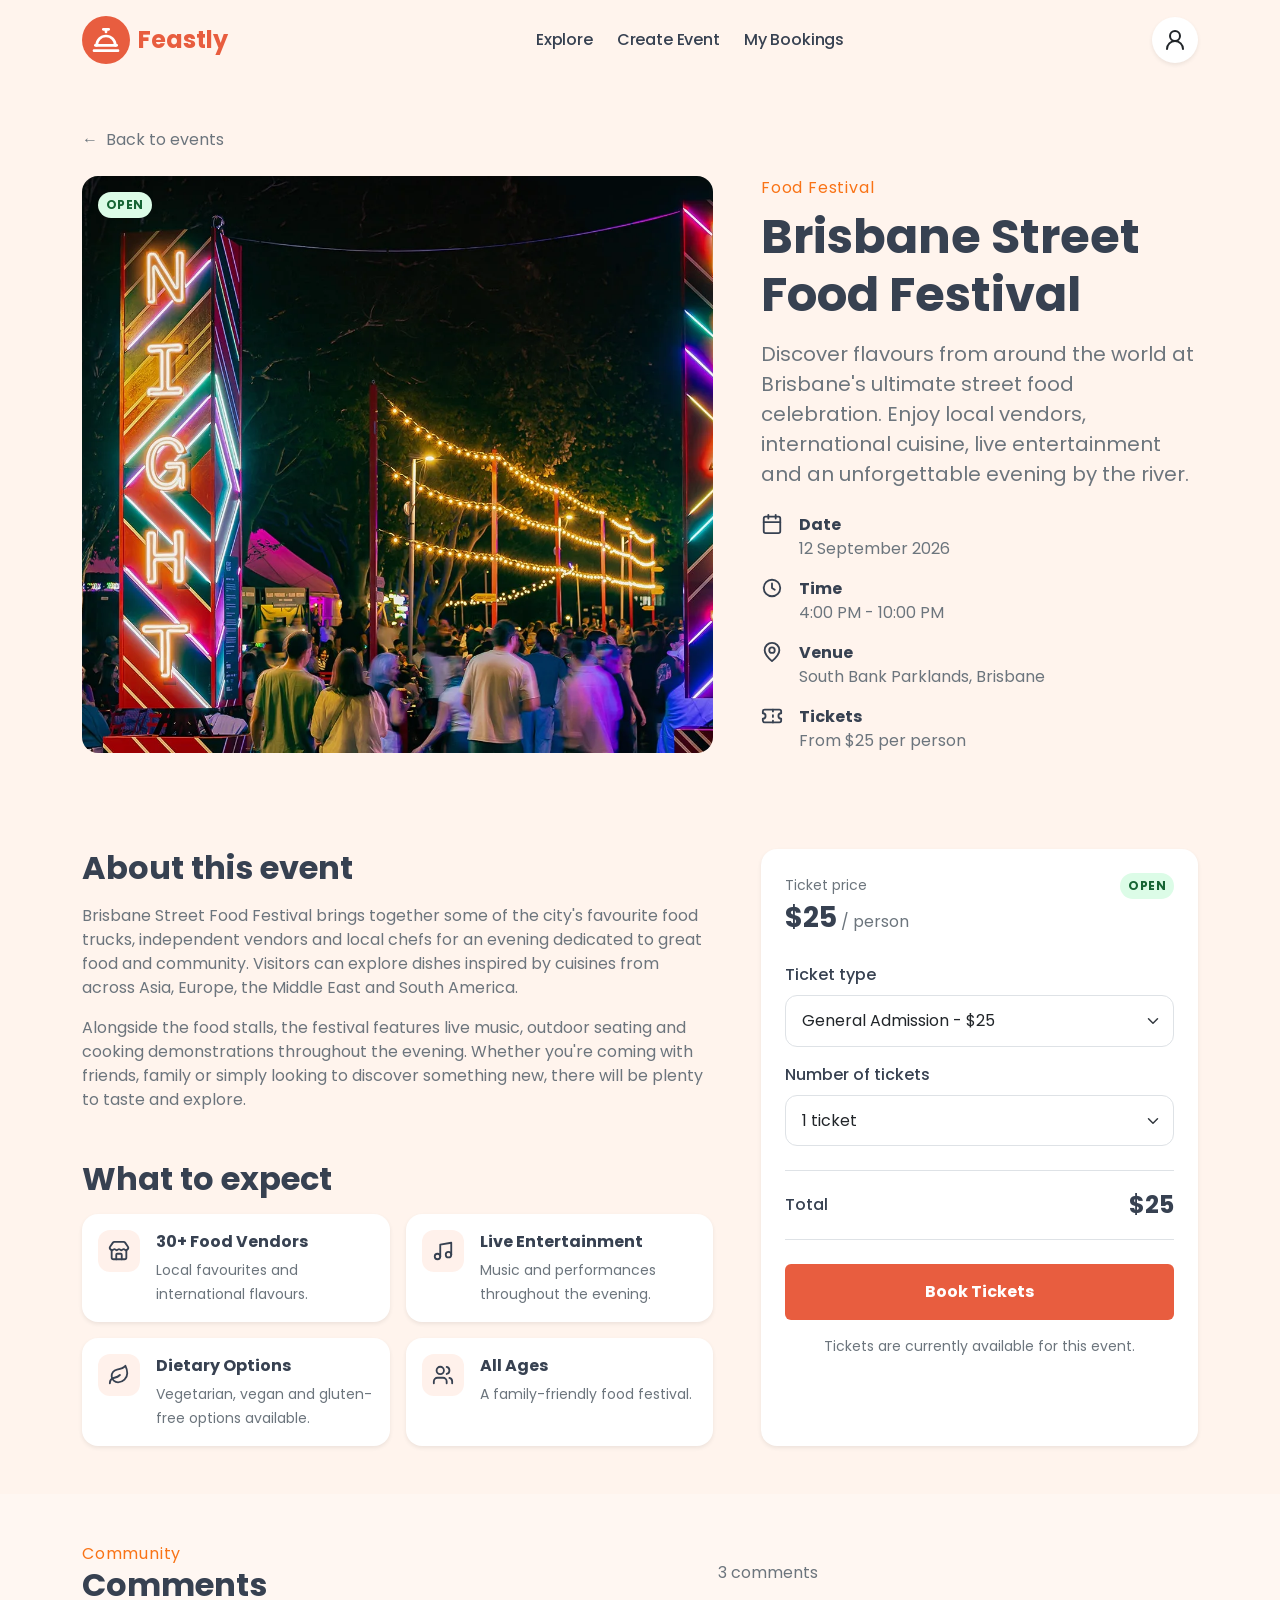
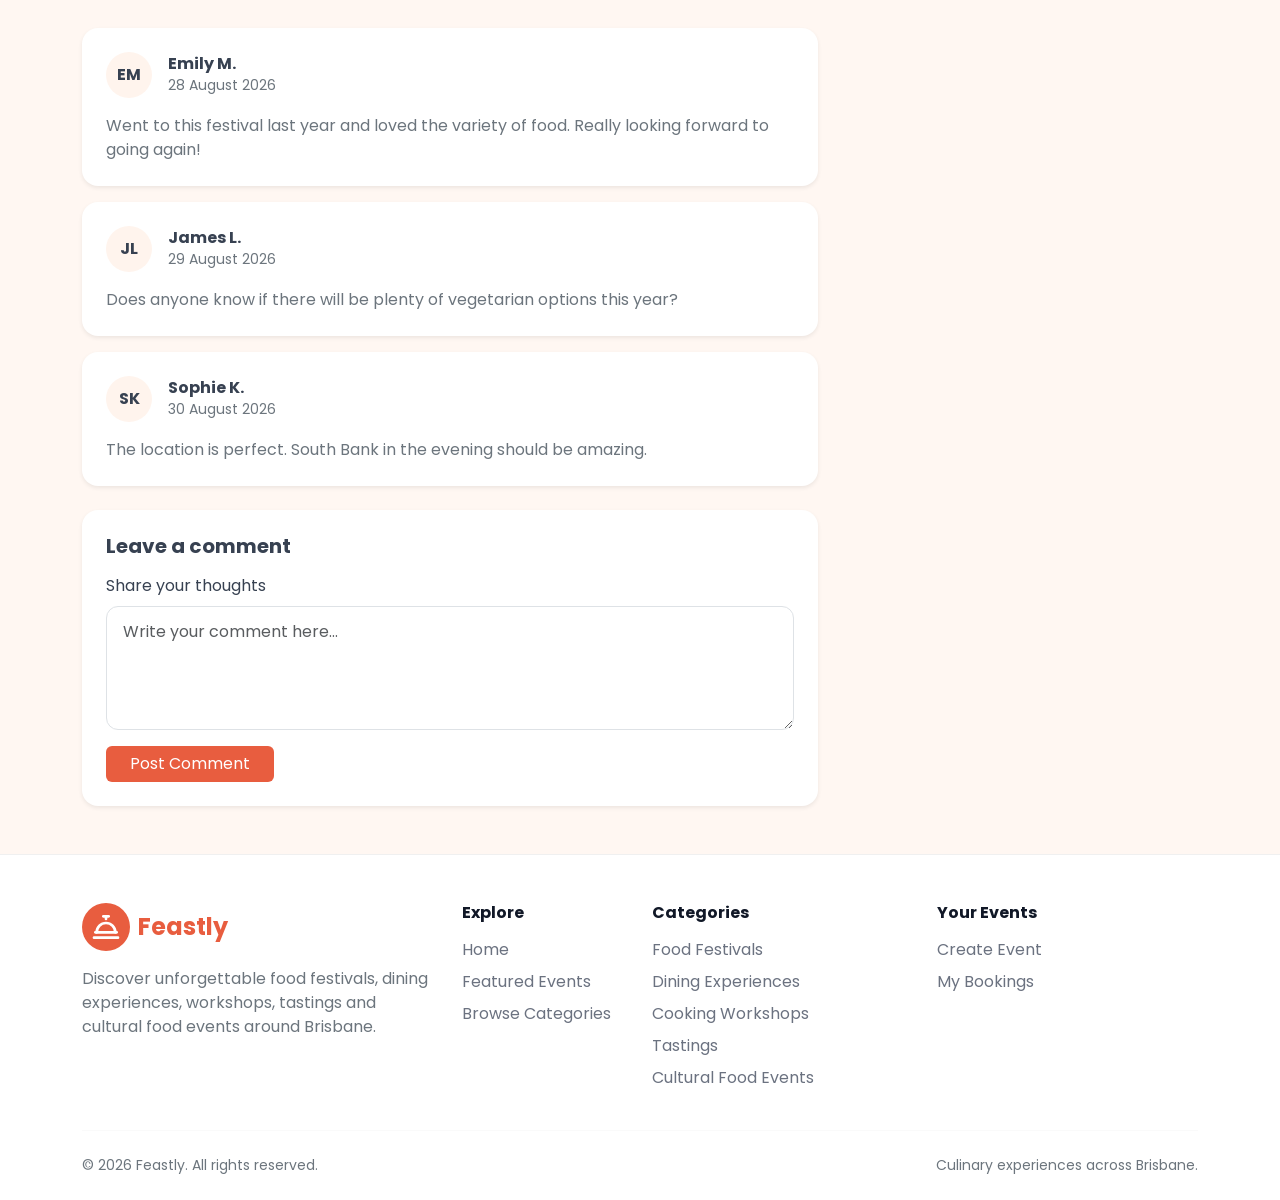
<file: event-details.html>
<!doctype html>
<html lang="en">
  <head>
    <meta charset="UTF-8" />
    <meta name="viewport" content="width=device-width, initial-scale=1.0" />

    <title>Brisbane Street Food Festival | Feastly</title>

    <link
      href="https://cdn.jsdelivr.net/npm/bootstrap@5.3.8/dist/css/bootstrap.min.css"
      rel="stylesheet"
      integrity="sha384-sRIl4kxILFvY47J16cr9ZwB07vP4J8+LH7qKQnuqkuIAvNWLzeN8tE5YBujZqJLB"
      crossorigin="anonymous"
    />

    <link rel="stylesheet" href="static/style/style.css" />
  </head>

  <body>
    <header class="py-3">
      <nav
        class="container-xl d-flex align-items-center justify-content-between"
      >
        <a
          href="index.html"
          class="d-flex align-items-center gap-2 text-decoration-none"
        >
          <span
            class="logo-icon d-flex justify-content-center align-items-center rounded-circle"
          >
            <svg
              xmlns="http://www.w3.org/2000/svg"
              viewBox="0 0 24 24"
              fill="none"
              stroke="currentColor"
              stroke-width="2"
              stroke-linecap="round"
              stroke-linejoin="round"
              aria-hidden="true"
            >
              <path d="M12 4v2"></path>
              <path d="M10 4h4"></path>
              <path d="M4 16h16"></path>
              <path d="M5 16a7 7 0 0 1 14 0"></path>
              <path d="M3 20h18"></path>
            </svg>
          </span>

          <span class="logo-text fw-bold fs-4">Feastly</span>
        </a>

        <div class="d-none d-md-flex align-items-center gap-4">
          <a
            href="index.html#categories"
            class="navbar-link fw-medium text-decoration-none"
          >
            Explore
          </a>

          <a
            href="create-event.html"
            class="navbar-link fw-medium text-decoration-none"
          >
            Create Event
          </a>

          <a
            href="booking-history.html"
            class="navbar-link fw-medium text-decoration-none"
          >
            My Bookings
          </a>
        </div>

        <div class="d-flex align-items-center gap-2">
          <div
            class="navbar-right d-flex align-items-center justify-content-center bg-white shadow-sm rounded-circle"
          >
            <a
              href="#"
              class="d-flex align-items-center justify-content-center text-dark text-decoration-none"
              aria-label="User profile"
            >
              <svg
                xmlns="http://www.w3.org/2000/svg"
                width="24"
                height="24"
                viewBox="0 0 24 24"
                fill="none"
                stroke="currentColor"
                stroke-width="2"
                stroke-linecap="round"
                stroke-linejoin="round"
              >
                <circle cx="12" cy="8" r="5"></circle>
                <path d="M20 21a8 8 0 0 0-16 0"></path>
              </svg>
            </a>
          </div>

          <button
            class="navbar-toggler d-md-none border-0 shadow-none p-2"
            type="button"
            data-bs-toggle="collapse"
            data-bs-target="#mobileNavbar"
            aria-controls="mobileNavbar"
            aria-expanded="false"
            aria-label="Toggle navigation"
          >
            <svg
              xmlns="http://www.w3.org/2000/svg"
              width="28"
              height="28"
              viewBox="0 0 24 24"
              fill="none"
              stroke="currentColor"
              stroke-width="2"
              stroke-linecap="round"
              stroke-linejoin="round"
              aria-hidden="true"
            >
              <line x1="4" x2="20" y1="6" y2="6"></line>
              <line x1="4" x2="20" y1="12" y2="12"></line>
              <line x1="4" x2="20" y1="18" y2="18"></line>
            </svg>
          </button>
        </div>
      </nav>

      <div class="collapse d-md-none" id="mobileNavbar">
        <div
          class="container-xl d-flex flex-column align-items-center gap-3 pt-3 pb-2"
        >
          <a
            href="index.html#categories"
            class="navbar-link fw-medium text-decoration-none"
          >
            Explore
          </a>

          <a
            href="create-event.html"
            class="navbar-link fw-medium text-decoration-none"
          >
            Create Event
          </a>

          <a
            href="booking-history.html"
            class="navbar-link fw-medium text-decoration-none"
          >
            My Bookings
          </a>
        </div>
      </div>
    </header>

    <main>
      <section class="event-details-hero py-4 py-lg-5">
        <div class="container-xl">
          <a
            href="index.html"
            class="d-inline-flex align-items-center gap-2 text-decoration-none text-secondary mb-4"
          >
            <span aria-hidden="true">&larr;</span>
            Back to events
          </a>

          <div class="row g-4 g-lg-5">
            <div class="col-lg-7">
              <div class="position-relative h-100">
                <img
                  src="static/img/Night-Feast.webp"
                  alt="Brisbane Street Food Festival"
                  class="event-details-image w-100 h-100 object-fit-cover rounded-4"
                />

                <span
                  class="event-status event-status--open position-absolute top-0 start-0 m-3"
                >
                  OPEN
                </span>
              </div>
            </div>

            <div class="col-lg-5">
              <div class="h-100 d-flex flex-column">
                <span class="featured-category mb-2">Food Festival</span>

                <h1 class="display-5 fw-bold mb-3">
                  Brisbane Street Food Festival
                </h1>

                <p class="text-secondary fs-5 mb-4">
                  Discover flavours from around the world at Brisbane's ultimate
                  street food celebration. Enjoy local vendors, international
                  cuisine, live entertainment and an unforgettable evening by
                  the river.
                </p>

                <div class="d-flex flex-column gap-3">
                  <div class="d-flex align-items-start gap-3">
                    <svg
                      xmlns="http://www.w3.org/2000/svg"
                      width="22"
                      height="22"
                      viewBox="0 0 24 24"
                      fill="none"
                      stroke="currentColor"
                      stroke-width="2"
                      stroke-linecap="round"
                      stroke-linejoin="round"
                    >
                      <path d="M8 2v4"></path>
                      <path d="M16 2v4"></path>
                      <rect width="18" height="18" x="3" y="4" rx="2"></rect>
                      <path d="M3 10h18"></path>
                    </svg>

                    <div>
                      <strong class="d-block">Date</strong>
                      <span class="text-secondary">12 September 2026</span>
                    </div>
                  </div>

                  <div class="d-flex align-items-start gap-3">
                    <svg
                      xmlns="http://www.w3.org/2000/svg"
                      width="22"
                      height="22"
                      viewBox="0 0 24 24"
                      fill="none"
                      stroke="currentColor"
                      stroke-width="2"
                      stroke-linecap="round"
                      stroke-linejoin="round"
                    >
                      <circle cx="12" cy="12" r="9"></circle>
                      <path d="M12 7v5l3 2"></path>
                    </svg>

                    <div>
                      <strong class="d-block">Time</strong>
                      <span class="text-secondary">4:00 PM - 10:00 PM</span>
                    </div>
                  </div>

                  <div class="d-flex align-items-start gap-3">
                    <svg
                      xmlns="http://www.w3.org/2000/svg"
                      width="22"
                      height="22"
                      viewBox="0 0 24 24"
                      fill="none"
                      stroke="currentColor"
                      stroke-width="2"
                      stroke-linecap="round"
                      stroke-linejoin="round"
                    >
                      <path
                        d="M20 10c0 5-8 12-8 12S4 15 4 10a8 8 0 1 1 16 0Z"
                      ></path>
                      <circle cx="12" cy="10" r="3"></circle>
                    </svg>

                    <div>
                      <strong class="d-block">Venue</strong>
                      <span class="text-secondary">
                        South Bank Parklands, Brisbane
                      </span>
                    </div>
                  </div>

                  <div class="d-flex align-items-start gap-3">
                    <svg
                      xmlns="http://www.w3.org/2000/svg"
                      width="22"
                      height="22"
                      viewBox="0 0 24 24"
                      fill="none"
                      stroke="currentColor"
                      stroke-width="2"
                      stroke-linecap="round"
                      stroke-linejoin="round"
                      class="lucide lucide-ticket-icon lucide-ticket"
                    >
                      <path
                        d="M2 9a3 3 0 0 1 0 6v2a2 2 0 0 0 2 2h16a2 2 0 0 0 2-2v-2a3 3 0 0 1 0-6V7a2 2 0 0 0-2-2H4a2 2 0 0 0-2 2Z"
                      />
                      <path d="M13 5v2" />
                      <path d="M13 17v2" />
                      <path d="M13 11v2" />
                    </svg>

                    <div>
                      <strong class="d-block">Tickets</strong>
                      <span class="text-secondary">From $25 per person</span>
                    </div>
                  </div>
                </div>
              </div>
            </div>
          </div>
        </div>
      </section>

      <section class="py-5">
        <div class="container-xl">
          <div class="row g-5 align-items-stretch">
            <div class="col-lg-7 d-flex">
              <div class="w-100 h-100">
                <h2 class="fw-bold mb-3">About this event</h2>

                <p class="text-secondary">
                  Brisbane Street Food Festival brings together some of the
                  city's favourite food trucks, independent vendors and local
                  chefs for an evening dedicated to great food and community.
                  Visitors can explore dishes inspired by cuisines from across
                  Asia, Europe, the Middle East and South America.
                </p>

                <p class="text-secondary">
                  Alongside the food stalls, the festival features live music,
                  outdoor seating and cooking demonstrations throughout the
                  evening. Whether you're coming with friends, family or simply
                  looking to discover something new, there will be plenty to
                  taste and explore.
                </p>

                <h2 class="fw-bold mt-5 mb-3">What to expect</h2>

                <div class="row g-3">
                  <div class="col-sm-6">
                    <div class="bg-white rounded-4 p-3 h-100 shadow-sm">
                      <div class="d-flex align-items-start gap-3">
                        <span
                          class="feature-icon d-flex align-items-center justify-content-center flex-shrink-0"
                        >
                          <svg
                            xmlns="http://www.w3.org/2000/svg"
                            width="22"
                            height="22"
                            viewBox="0 0 24 24"
                            fill="none"
                            stroke="currentColor"
                            stroke-width="2"
                            stroke-linecap="round"
                            stroke-linejoin="round"
                          >
                            <path
                              d="M15 21v-5a1 1 0 0 0-1-1h-4a1 1 0 0 0-1 1v5"
                            />
                            <path
                              d="M17.774 10.31a1.12 1.12 0 0 0-1.549 0 2.5 2.5 0 0 1-3.451 0 1.12 1.12 0 0 0-1.548 0 2.5 2.5 0 0 1-3.452 0 1.12 1.12 0 0 0-1.549 0 2.5 2.5 0 0 1-3.77-3.248l2.889-4.184A2 2 0 0 1 7 2h10a2 2 0 0 1 1.653.873l2.895 4.192a2.5 2.5 0 0 1-3.774 3.244"
                            />
                            <path
                              d="M4 10.95V19a2 2 0 0 0 2 2h12a2 2 0 0 0 2-2v-8.05"
                            />
                          </svg>
                        </span>

                        <div>
                          <strong class="d-block mb-1">30+ Food Vendors</strong>

                          <span class="text-secondary small">
                            Local favourites and international flavours.
                          </span>
                        </div>
                      </div>
                    </div>
                  </div>

                  <div class="col-sm-6">
                    <div class="bg-white rounded-4 p-3 h-100 shadow-sm">
                      <div class="d-flex align-items-start gap-3">
                        <span
                          class="feature-icon d-flex align-items-center justify-content-center flex-shrink-0"
                        >
                          <svg
                            xmlns="http://www.w3.org/2000/svg"
                            width="22"
                            height="22"
                            viewBox="0 0 24 24"
                            fill="none"
                            stroke="currentColor"
                            stroke-width="2"
                            stroke-linecap="round"
                            stroke-linejoin="round"
                          >
                            <path d="M9 18V5l12-2v13"></path>
                            <circle cx="6" cy="18" r="3"></circle>
                            <circle cx="18" cy="16" r="3"></circle>
                          </svg>
                        </span>

                        <div>
                          <strong class="d-block mb-1"
                            >Live Entertainment</strong
                          >

                          <span class="text-secondary small">
                            Music and performances throughout the evening.
                          </span>
                        </div>
                      </div>
                    </div>
                  </div>

                  <div class="col-sm-6">
                    <div class="bg-white rounded-4 p-3 h-100 shadow-sm">
                      <div class="d-flex align-items-start gap-3">
                        <span
                          class="feature-icon d-flex align-items-center justify-content-center flex-shrink-0"
                        >
                          <svg
                            xmlns="http://www.w3.org/2000/svg"
                            width="22"
                            height="22"
                            viewBox="0 0 24 24"
                            fill="none"
                            stroke="currentColor"
                            stroke-width="2"
                            stroke-linecap="round"
                            stroke-linejoin="round"
                          >
                            <path
                              d="M11 20A7 7 0 0 1 9.8 6.1C15.5 5 17 4.48 19 2c1 2 2 4.18 2 8 0 5.5-4.78 10-10 10Z"
                            />
                            <path
                              d="M2 21c0-3 1.85-5.36 5.08-6C9.5 14.52 12 13 13 12"
                            />
                          </svg>
                        </span>

                        <div>
                          <strong class="d-block mb-1">Dietary Options</strong>

                          <span class="text-secondary small">
                            Vegetarian, vegan and gluten-free options available.
                          </span>
                        </div>
                      </div>
                    </div>
                  </div>

                  <div class="col-sm-6">
                    <div class="bg-white rounded-4 p-3 h-100 shadow-sm">
                      <div class="d-flex align-items-start gap-3">
                        <span
                          class="feature-icon d-flex align-items-center justify-content-center flex-shrink-0"
                        >
                          <svg
                            xmlns="http://www.w3.org/2000/svg"
                            width="22"
                            height="22"
                            viewBox="0 0 24 24"
                            fill="none"
                            stroke="currentColor"
                            stroke-width="2"
                            stroke-linecap="round"
                            stroke-linejoin="round"
                          >
                            <path
                              d="M16 21v-2a4 4 0 0 0-4-4H6a4 4 0 0 0-4 4v2"
                            ></path>
                            <circle cx="9" cy="7" r="4"></circle>
                            <path d="M22 21v-2a4 4 0 0 0-3-3.87"></path>
                            <path d="M16 3.13a4 4 0 0 1 0 7.75"></path>
                          </svg>
                        </span>

                        <div>
                          <strong class="d-block mb-1">All Ages</strong>

                          <span class="text-secondary small">
                            A family-friendly food festival.
                          </span>
                        </div>
                      </div>
                    </div>
                  </div>
                </div>
              </div>
            </div>

            <div class="col-lg-5 d-flex">
              <div
                class="booking-card bg-white rounded-4 shadow-sm p-4 w-100 h-100 d-flex flex-column"
              >
                <div>
                  <div
                    class="d-flex justify-content-between align-items-start mb-4"
                  >
                    <div>
                      <span class="text-secondary small">Ticket price</span>

                      <div>
                        <span class="fs-3 fw-bold">$25</span>
                        <span class="text-secondary">/ person</span>
                      </div>
                    </div>

                    <span class="event-status event-status--open">OPEN</span>
                  </div>

                  <form class="h-100 d-flex flex-column">
                    <div class="mb-3">
                      <label for="ticket-type" class="form-label fw-medium">
                        Ticket type
                      </label>

                      <select id="ticket-type" class="form-select">
                        <option selected>General Admission - $25</option>
                        <option>Premium Admission - $45</option>
                      </select>
                    </div>

                    <div class="mb-4">
                      <label for="ticket-quantity" class="form-label fw-medium">
                        Number of tickets
                      </label>

                      <select id="ticket-quantity" class="form-select">
                        <option value="1">1 ticket</option>
                        <option value="2">2 tickets</option>
                        <option value="3">3 tickets</option>
                        <option value="4">4 tickets</option>
                        <option value="5">5 tickets</option>
                      </select>
                    </div>

                    <div
                      class="d-flex justify-content-between align-items-center border-top border-bottom py-3 mb-4"
                    >
                      <span class="fw-medium">Total</span>
                      <strong class="fs-4">$25</strong>
                    </div>

                    <button
                      type="button"
                      class="btn feastly-btn w-100 py-3 fw-bold"
                    >
                      Book Tickets
                    </button>

                    <p class="small text-secondary text-center mt-3 mb-0">
                      Tickets are currently available for this event.
                    </p>
                  </form>
                </div>
              </div>
            </div>
          </div>
        </div>
      </section>

      <section class="comments-section py-5">
        <div class="container-xl">
          <div class="row">
            <div class="col-lg-8">
              <div
                class="d-flex justify-content-between align-items-center mb-4"
              >
                <div>
                  <span class="featured-category">Community</span>
                  <h2 class="fw-bold mb-0">Comments</h2>
                </div>

                <span class="text-secondary">3 comments</span>
              </div>

              <div class="d-flex flex-column gap-3">
                <article class="comment-card bg-white rounded-4 p-4 shadow-sm">
                  <div class="d-flex align-items-center gap-3 mb-3">
                    <div
                      class="comment-avatar rounded-circle d-flex align-items-center justify-content-center fw-bold"
                    >
                      EM
                    </div>

                    <div>
                      <h3 class="h6 fw-bold mb-0">Emily M.</h3>
                      <span class="small text-secondary">28 August 2026</span>
                    </div>
                  </div>

                  <p class="text-secondary mb-0">
                    Went to this festival last year and loved the variety of
                    food. Really looking forward to going again!
                  </p>
                </article>

                <article class="comment-card bg-white rounded-4 p-4 shadow-sm">
                  <div class="d-flex align-items-center gap-3 mb-3">
                    <div
                      class="comment-avatar rounded-circle d-flex align-items-center justify-content-center fw-bold"
                    >
                      JL
                    </div>

                    <div>
                      <h3 class="h6 fw-bold mb-0">James L.</h3>
                      <span class="small text-secondary">29 August 2026</span>
                    </div>
                  </div>

                  <p class="text-secondary mb-0">
                    Does anyone know if there will be plenty of vegetarian
                    options this year?
                  </p>
                </article>

                <article class="comment-card bg-white rounded-4 p-4 shadow-sm">
                  <div class="d-flex align-items-center gap-3 mb-3">
                    <div
                      class="comment-avatar rounded-circle d-flex align-items-center justify-content-center fw-bold"
                    >
                      SK
                    </div>

                    <div>
                      <h3 class="h6 fw-bold mb-0">Sophie K.</h3>
                      <span class="small text-secondary">30 August 2026</span>
                    </div>
                  </div>

                  <p class="text-secondary mb-0">
                    The location is perfect. South Bank in the evening should be
                    amazing.
                  </p>
                </article>
              </div>

              <div class="bg-white rounded-4 shadow-sm p-4 mt-4">
                <h3 class="h5 fw-bold mb-3">Leave a comment</h3>

                <form>
                  <div class="mb-3">
                    <label for="comment" class="form-label">
                      Share your thoughts
                    </label>

                    <textarea
                      id="comment"
                      class="form-control"
                      rows="4"
                      placeholder="Write your comment here..."
                      required
                    ></textarea>
                  </div>

                  <button type="submit" class="btn feastly-btn px-4">
                    Post Comment
                  </button>
                </form>
              </div>
            </div>
          </div>
        </div>
      </section>
    </main>

    <footer class="page-footer pt-5 pb-4">
      <div class="container-xl">
        <div class="row g-4">
          <div class="col-lg-4 col-md-6">
            <a
              href="index.html"
              class="d-inline-flex align-items-center gap-2 text-decoration-none mb-3"
            >
              <span
                class="logo-icon d-flex justify-content-center align-items-center rounded-circle"
              >
                <svg
                  xmlns="http://www.w3.org/2000/svg"
                  viewBox="0 0 24 24"
                  fill="none"
                  stroke="currentColor"
                  stroke-width="2"
                  stroke-linecap="round"
                  stroke-linejoin="round"
                  aria-hidden="true"
                >
                  <path d="M12 4v2"></path>
                  <path d="M10 4h4"></path>
                  <path d="M4 16h16"></path>
                  <path d="M5 16a7 7 0 0 1 14 0"></path>
                  <path d="M3 20h18"></path>
                </svg>
              </span>

              <span class="logo-text fw-bold fs-4">Feastly</span>
            </a>

            <p class="text-secondary mb-0">
              Discover unforgettable food festivals, dining experiences,
              workshops, tastings and cultural food events around Brisbane.
            </p>
          </div>

          <div class="col-6 col-md-3 col-lg-2">
            <h3 class="h6 fw-bold mb-3">Explore</h3>

            <ul class="list-unstyled d-flex flex-column gap-2">
              <li>
                <a href="index.html" class="footer-link text-decoration-none">
                  Home
                </a>
              </li>

              <li>
                <a
                  href="index.html#featured"
                  class="footer-link text-decoration-none"
                >
                  Featured Events
                </a>
              </li>

              <li>
                <a
                  href="index.html#categories"
                  class="footer-link text-decoration-none"
                >
                  Browse Categories
                </a>
              </li>
            </ul>
          </div>

          <div class="col-6 col-md-3 col-lg-3">
            <h3 class="h6 fw-bold mb-3">Categories</h3>

            <ul class="list-unstyled d-flex flex-column gap-2">
              <li>
                <a
                  href="index.html#food-festivals"
                  class="footer-link text-decoration-none"
                >
                  Food Festivals
                </a>
              </li>

              <li>
                <a
                  href="index.html#dining-experiences"
                  class="footer-link text-decoration-none"
                >
                  Dining Experiences
                </a>
              </li>

              <li>
                <a
                  href="index.html#cooking-workshops"
                  class="footer-link text-decoration-none"
                >
                  Cooking Workshops
                </a>
              </li>

              <li>
                <a
                  href="index.html#tastings"
                  class="footer-link text-decoration-none"
                >
                  Tastings
                </a>
              </li>

              <li>
                <a
                  href="index.html#cultural-food-events"
                  class="footer-link text-decoration-none"
                >
                  Cultural Food Events
                </a>
              </li>
            </ul>
          </div>

          <div class="col-md-6 col-lg-3">
            <h3 class="h6 fw-bold mb-3">Your Events</h3>

            <ul class="list-unstyled d-flex flex-column gap-2">
              <li>
                <a
                  href="create-event.html"
                  class="footer-link text-decoration-none"
                >
                  Create Event
                </a>
              </li>

              <li>
                <a
                  href="booking-history.html"
                  class="footer-link text-decoration-none"
                >
                  My Bookings
                </a>
              </li>
            </ul>
          </div>
        </div>

        <hr class="my-4" />

        <div
          class="d-flex flex-column flex-md-row justify-content-between align-items-center gap-2"
        >
          <p class="mb-0 small text-secondary">
            &copy; 2026 Feastly. All rights reserved.
          </p>

          <p class="mb-0 small text-secondary">
            Culinary experiences across Brisbane.
          </p>
        </div>
      </div>
    </footer>

    <script
      src="https://cdn.jsdelivr.net/npm/bootstrap@5.3.8/dist/js/bootstrap.bundle.min.js"
      integrity="sha384-FKyoEForCGlyvwx9Hj09JcYn3nv7wiPVlz7YYwJrWVcXK/BmnVDxM+D2scQbITxI"
      crossorigin="anonymous"
    ></script>
  </body>
</html>
</file>
<file: static/style/style.css>
@import url("https://fonts.googleapis.com/css2?family=Poppins:wght@400;500;600;700&display=swap");

/* =========================================================
   Feastly Theme
   ========================================================= */

:root {
  --feastly-orange: #e85d3f;
  --feastly-orange-light: #f66a3f;
  --feastly-gold: #f49e3c;
  --feastly-red: #fc4545;

  --feastly-cream: #fff4ed;
  --feastly-cream-light: #fffdf7;

  --feastly-text: #374151;
  --feastly-dark: #111827;
  --feastly-muted: #9ca3af;
}

/* =========================================================
   Global
   ========================================================= */

html,
body {
  overflow-x: hidden;
}

body {
  margin: 0;
  background-color: var(--feastly-cream);
  font-family: "Poppins", sans-serif;
  color: var(--feastly-text);
}

/* =========================================================
   Header / Navigation
   ========================================================= */

.logo-icon {
  width: 48px;
  height: 48px;
  background-color: var(--feastly-orange);
}

.logo-icon svg {
  width: 32px;
  height: 32px;
  color: #ffffff;
}

.logo-text {
  color: var(--feastly-orange);
}

.navbar-link {
  position: relative;
  padding: 0.25rem 0;
  color: var(--feastly-text);
  font-size: 1rem;
  font-weight: 500;
  letter-spacing: -0.01em;
  transition: color 0.3s cubic-bezier(0.16, 1, 0.3, 1);
}

.navbar-link::after {
  content: "";
  position: absolute;
  bottom: 0;
  left: 0;
  width: 100%;
  height: 2px;
  border-radius: 2px;
  background-color: var(--feastly-orange);
  transform: scaleX(0);
  transform-origin: right;
  transition: transform 0.3s cubic-bezier(0.16, 1, 0.3, 1);
}

.navbar-link:hover,
.navbar-link:focus-visible {
  color: var(--feastly-orange);
  outline: none;
}

.navbar-link:hover::after,
.navbar-link:focus-visible::after {
  transform: scaleX(1);
  transform-origin: left;
}

.navbar-link.active {
  color: var(--feastly-orange);
  font-weight: 600;
}

.navbar-link.active::after {
  transform: scaleX(1);
}

.navbar-right {
  width: 46px;
  height: 46px;
  transition:
    background-color 0.2s ease,
    transform 0.2s ease;
}

.navbar-right a {
  width: 100%;
  height: 100%;
  border-radius: 50%;
}

.navbar-right:hover {
  background-color: #fff0e9 !important;
  transform: translateY(-1px);
}

.navbar-right:hover a {
  color: var(--feastly-orange) !important;
}

.navbar-right:active {
  transform: scale(0.97);
}

/* =========================================================
   Home Page - Hero
   ========================================================= */

.hero-section {
  overflow: visible;
}

.hero-eyebrow {
  color: var(--feastly-orange);
  letter-spacing: 0.05em;
}

.hero-heading {
  color: #2b2b2b;
  font-weight: 400;
  line-height: 1.25;
}

.highlight-orange {
  color: var(--feastly-orange);
}

.highlight-green {
  color: var(--feastly-gold);
}

.hero-description {
  max-width: 640px;
}

.hero-button {
  color: #ffffff;
  background-color: var(--feastly-red);
  border-color: var(--feastly-red);
  transition:
    transform 0.3s ease,
    box-shadow 0.3s ease,
    background-color 0.3s ease;
}

.hero-button:hover {
  color: #ffffff;
  background-color: #e83e3e;
  border-color: #e83e3e;
  transform: translateY(-3px);
  box-shadow: 0 8px 20px rgba(0, 0, 0, 0.18);
}

.hero-gallery-wrapper {
  position: relative;
  width: calc(100% + 10vw);
  max-width: none;
  overflow: hidden;
}

.hero-gallery {
  display: grid;
  grid-template-columns: repeat(3, 280px);
  grid-template-rows: repeat(2, 220px);
  gap: 1.25rem;
  width: max-content;
}

.hero-gallery__image {
  width: 280px;
  height: 220px;
  object-fit: cover;
  border-radius: 18px;
}

.hero-gallery__image:nth-child(1) {
  grid-column: 1;
  grid-row: 1;
}

.hero-gallery__image:nth-child(2) {
  grid-column: 2;
  grid-row: 1;
}

.hero-gallery__image:nth-child(3) {
  grid-column: 1;
  grid-row: 2;
}

.hero-gallery__image:nth-child(4) {
  grid-column: 2;
  grid-row: 2;
}

.hero-gallery__image:nth-child(5) {
  grid-column: 3;
  grid-row: 1;
}

.hero-gallery__image:nth-child(6) {
  grid-column: 3;
  grid-row: 2;
}

/* =========================================================
   Shared Section Styles
   ========================================================= */

.section-eyebrow {
  color: #ea580c;
  letter-spacing: 0.12em;
}

.featured-category {
  color: #f97316;
  letter-spacing: 0.05em;
}

.section-icon {
  width: 18px;
  height: 18px;
  color: var(--feastly-muted);
  flex-shrink: 0;
}

/* =========================================================
   Featured Cards
   ========================================================= */

.featured-card {
  transition:
    transform 0.3s ease,
    box-shadow 0.3s ease;
}

.featured-card:hover {
  transform: translateY(-6px);
  box-shadow: 0 20px 30px rgba(0, 0, 0, 0.1) !important;
}

.featured-card__image {
  width: 100%;
  aspect-ratio: 16 / 10;
  overflow: hidden;
}

.featured-card__image img {
  width: 100%;
  height: 100%;
  object-fit: cover;
  transition: transform 0.5s ease;
}

.featured-card:hover .featured-card__image img {
  transform: scale(1.05);
}

/* =========================================================
   Event Cards
   ========================================================= */

.event-card {
  transition:
    transform 0.3s ease,
    box-shadow 0.3s ease;
}

.event-card:hover {
  transform: translateY(-6px);
  box-shadow: 0 20px 30px rgba(0, 0, 0, 0.09) !important;
}

.event-card__top {
  width: 100%;
  aspect-ratio: 4 / 3;
  overflow: hidden;
}

.event-image {
  width: 100%;
  height: 100%;
  object-fit: cover;
  transition: transform 0.4s ease;
}

.event-card:hover .event-image {
  transform: scale(1.06);
}

.event-card .card-title {
  min-height: 2.7em;
  margin-bottom: 0;
  line-height: 1.35;
}

.event-card .card-body > .d-flex.flex-column.text-secondary {
  margin-top: 0.9rem !important;
  margin-bottom: 1rem !important;
}

.event-card .card-body > .d-flex.flex-column.text-secondary > div {
  min-height: 24px;
}

.event-card .btn-dark,
.featured-card .btn-dark {
  background-color: var(--feastly-dark);
  border-color: var(--feastly-dark);
  transition:
    background-color 0.2s ease,
    border-color 0.2s ease,
    transform 0.2s ease;
}

.event-card .btn-dark:hover,
.featured-card .btn-dark:hover {
  background-color: #ea580c;
  border-color: #ea580c;
}

/* =========================================================
   Shared Buttons
   ========================================================= */

.feastly-btn {
  background-color: var(--feastly-orange);
  color: #ffffff;
  border: none;
  transition:
    background-color 0.2s ease,
    transform 0.2s ease;
}

.feastly-btn:hover {
  background-color: #d94f34;
  color: #ffffff;
}

.feastly-btn:active {
  transform: scale(0.98);
}

/* =========================================================
   Event Details Page
   ========================================================= */

.event-status {
  display: inline-flex;
  align-items: center;
  justify-content: center;
  padding: 0.4rem 0.75rem;
  border-radius: 999px;
  font-size: 0.75rem;
  font-weight: 700;
  letter-spacing: 0.04em;
}

.event-status--open {
  padding: 0.25rem 0.5rem;
  border-radius: 1rem;
  background-color: #dcfce7;
  color: #166534;
}

.event-details-image {
  min-height: 520px;
}

.feature-icon {
  width: 42px;
  height: 42px;
  border-radius: 12px;
  background-color: #fff1eb;
}

.feature-icon svg {
  width: 22px;
  height: 22px;
}

.booking-card {
  height: 100%;
}

.booking-card .form-select,
.comments-section .form-control {
  padding: 0.8rem 1rem;
  border-radius: 12px;
}

.booking-card .form-select:focus,
.comments-section .form-control:focus {
  border-color: var(--feastly-orange);
  box-shadow: 0 0 0 0.2rem rgba(232, 93, 63, 0.12);
}

.comments-section {
  background: rgba(255, 255, 255, 0.25);
}

.comment-avatar {
  width: 46px;
  height: 46px;
  flex-shrink: 0;
  background: var(--feastly-cream);
}

/* =========================================================
   Create Event Page
   ========================================================= */

.form-section {
  border: 1px solid rgba(0, 0, 0, 0.04);
}

.form-section-number {
  display: inline-flex;
  align-items: center;
  justify-content: center;
  width: 42px;
  height: 42px;
  border-radius: 12px;
  background: var(--feastly-orange);
  color: #ffffff;
  font-size: 0.8rem;
  font-weight: 800;
  letter-spacing: 0.06em;
  box-shadow: 0 4px 12px rgba(232, 93, 63, 0.2);
}

.event-form .form-control,
.event-form .form-select,
.event-form .input-group-text {
  min-height: 50px;
  border-radius: 12px;
  border-color: #dee2e6;
}

.event-form textarea.form-control {
  min-height: auto;
}

.event-form .form-control:focus,
.event-form .form-select:focus {
  border-color: var(--feastly-orange);
  box-shadow: 0 0 0 0.2rem rgba(232, 93, 63, 0.12);
}

.event-form .input-group .input-group-text {
  border-top-right-radius: 0;
  border-bottom-right-radius: 0;
}

.event-form .input-group .form-control {
  border-top-left-radius: 0;
  border-bottom-left-radius: 0;
}

.image-upload-area {
  min-height: 240px;
  padding: 2rem;
  border: 2px dashed #d8d8d8;
  background: #fffaf7;
  cursor: pointer;
  transition:
    border-color 0.2s ease,
    background-color 0.2s ease;
}

.image-upload-area:hover {
  border-color: var(--feastly-orange);
  background: #fff5ef;
}

.upload-icon {
  width: 54px;
  height: 54px;
  background: #fff0e9;
  color: var(--feastly-orange);
}

.event-form-note {
  background: #fff5ef;
  color: #495057;
}

.event-form-sidebar {
  position: sticky;
  top: 2rem;
}

/* =========================================================
   Booking History Page
   ========================================================= */

.booking-card-grid {
  border: 1px solid rgba(0, 0, 0, 0.04);
  transition:
    transform 0.2s ease,
    box-shadow 0.2s ease;
}

.booking-card-grid:hover {
  transform: translateY(-3px);
  box-shadow: 0 14px 30px rgba(0, 0, 0, 0.08) !important;
}

.booking-card-image {
  height: 220px;
}

.booking-detail-label {
  color: #6c757d;
  font-size: 0.75rem;
}

.booking-details-grid {
  display: grid;
  grid-template-columns: repeat(3, 1fr);
  gap: 1rem;
}

.booking-status {
  display: inline-flex;
  align-items: center;
  justify-content: center;
  padding: 0.4rem 0.75rem;
  border-radius: 999px;
  font-size: 0.7rem;
  font-weight: 800;
  letter-spacing: 0.05em;
}

.booking-status--confirmed {
  background: #dcfce7;
  color: #166534;
}

.booking-status--completed {
  background: #e9ecef;
  color: #495057;
}

/* =========================================================
   Footer
   ========================================================= */

.page-footer {
  background-color: #ffffff;
  color: var(--feastly-text);
  border-top: 1px solid rgba(0, 0, 0, 0.06);
}

.page-footer h3 {
  color: var(--feastly-dark);
}

.footer-link {
  color: #6b7280;
  transition: color 0.2s ease;
}

.footer-link:hover {
  color: var(--feastly-orange);
}

.page-footer hr {
  border-color: rgba(0, 0, 0, 0.08);
}

/* =========================================================
   Responsive - Large Screens
   ========================================================= */

@media (max-width: 1200px) {
  .hero-gallery {
    grid-template-columns: repeat(3, 240px);
    grid-template-rows: repeat(2, 190px);
    gap: 1rem;
  }

  .hero-gallery__image {
    width: 240px;
    height: 190px;
  }
}

/* =========================================================
   Responsive - Tablets
   ========================================================= */

@media (max-width: 992px) {
  .hero-heading {
    max-width: 650px;
  }

  .hero-gallery-wrapper {
    width: calc(100% + 5vw);
    margin-top: 1rem;
  }

  .hero-gallery {
    grid-template-columns: repeat(3, minmax(220px, 1fr));
    grid-template-rows: repeat(2, 180px);
  }

  .hero-gallery__image {
    width: 220px;
    height: 180px;
  }

  .event-details-image {
    height: 420px;
    min-height: 0;
  }

  .event-form-sidebar {
    position: static;
  }
}

/* =========================================================
   Responsive - Small Tablets
   ========================================================= */

@media (max-width: 768px) {
  .hero-heading {
    font-size: 2.5rem;
  }

  .hero-description {
    font-size: 1rem;
  }

  .hero-gallery-wrapper {
    width: calc(100% + 4vw);
  }

  .hero-gallery {
    grid-template-columns: repeat(3, 190px);
    grid-template-rows: repeat(2, 150px);
    gap: 0.8rem;
  }

  .hero-gallery__image {
    width: 190px;
    height: 150px;
    border-radius: 14px;
  }

  .featured-card:hover,
  .event-card:hover {
    transform: none;
  }
}

/* =========================================================
   Responsive - Phones
   ========================================================= */

@media (max-width: 576px) {
  /* Header */
  .logo-icon {
    width: 42px;
    height: 42px;
  }

  .logo-icon svg {
    width: 27px;
    height: 27px;
  }

  .logo-text {
    font-size: 1.15rem !important;
  }

  .navbar-right {
    width: 42px;
    height: 42px;
  }

  /* Hero */
  .hero-heading {
    font-size: 2.1rem;
  }

  .hero-eyebrow {
    font-size: 0.8rem;
  }

  .hero-gallery-wrapper {
    width: calc(100% + 5vw);
  }

  .hero-gallery {
    grid-template-columns: repeat(3, 160px);
    grid-template-rows: repeat(2, 130px);
    gap: 0.7rem;
  }

  .hero-gallery__image {
    width: 160px;
    height: 130px;
    border-radius: 12px;
  }

  .featured-card .card-body {
    padding: 1.25rem !important;
  }

  .featured-card .card-title {
    font-size: 1.05rem;
  }

  .event-card .card-body {
    padding: 0.9rem !important;
  }

  .event-card .card-title {
    min-height: 3.9em;
    font-size: 1rem;
    line-height: 1.3;
  }

  .event-card .card-body > .d-flex.flex-column.text-secondary {
    gap: 0.3rem !important;
    margin-top: 0.65rem !important;
    margin-bottom: 0.75rem !important;
    font-size: 0.85rem;
  }

  .event-card .card-body > .d-flex.flex-column.text-secondary > div {
    min-height: 20px;
    gap: 0.35rem !important;
  }

  .event-card .section-icon {
    width: 14px;
    height: 14px;
  }

  .event-card .badge {
    margin: 0.55rem !important;
    padding: 0.3rem 0.5rem;
    font-size: 0.62rem;
  }

  .event-card .btn {
    padding: 0.45rem 0.5rem;
    font-size: 0.78rem;
  }

  /* Event Details */
  .event-details-image {
    height: 280px;
    min-height: 0;
  }

  /* Create Event */
  .form-section {
    padding: 1.25rem !important;
  }

  .image-upload-area {
    min-height: 190px;
  }

  /* Booking History */
  .booking-card-image {
    height: 200px;
  }
}
</file>
